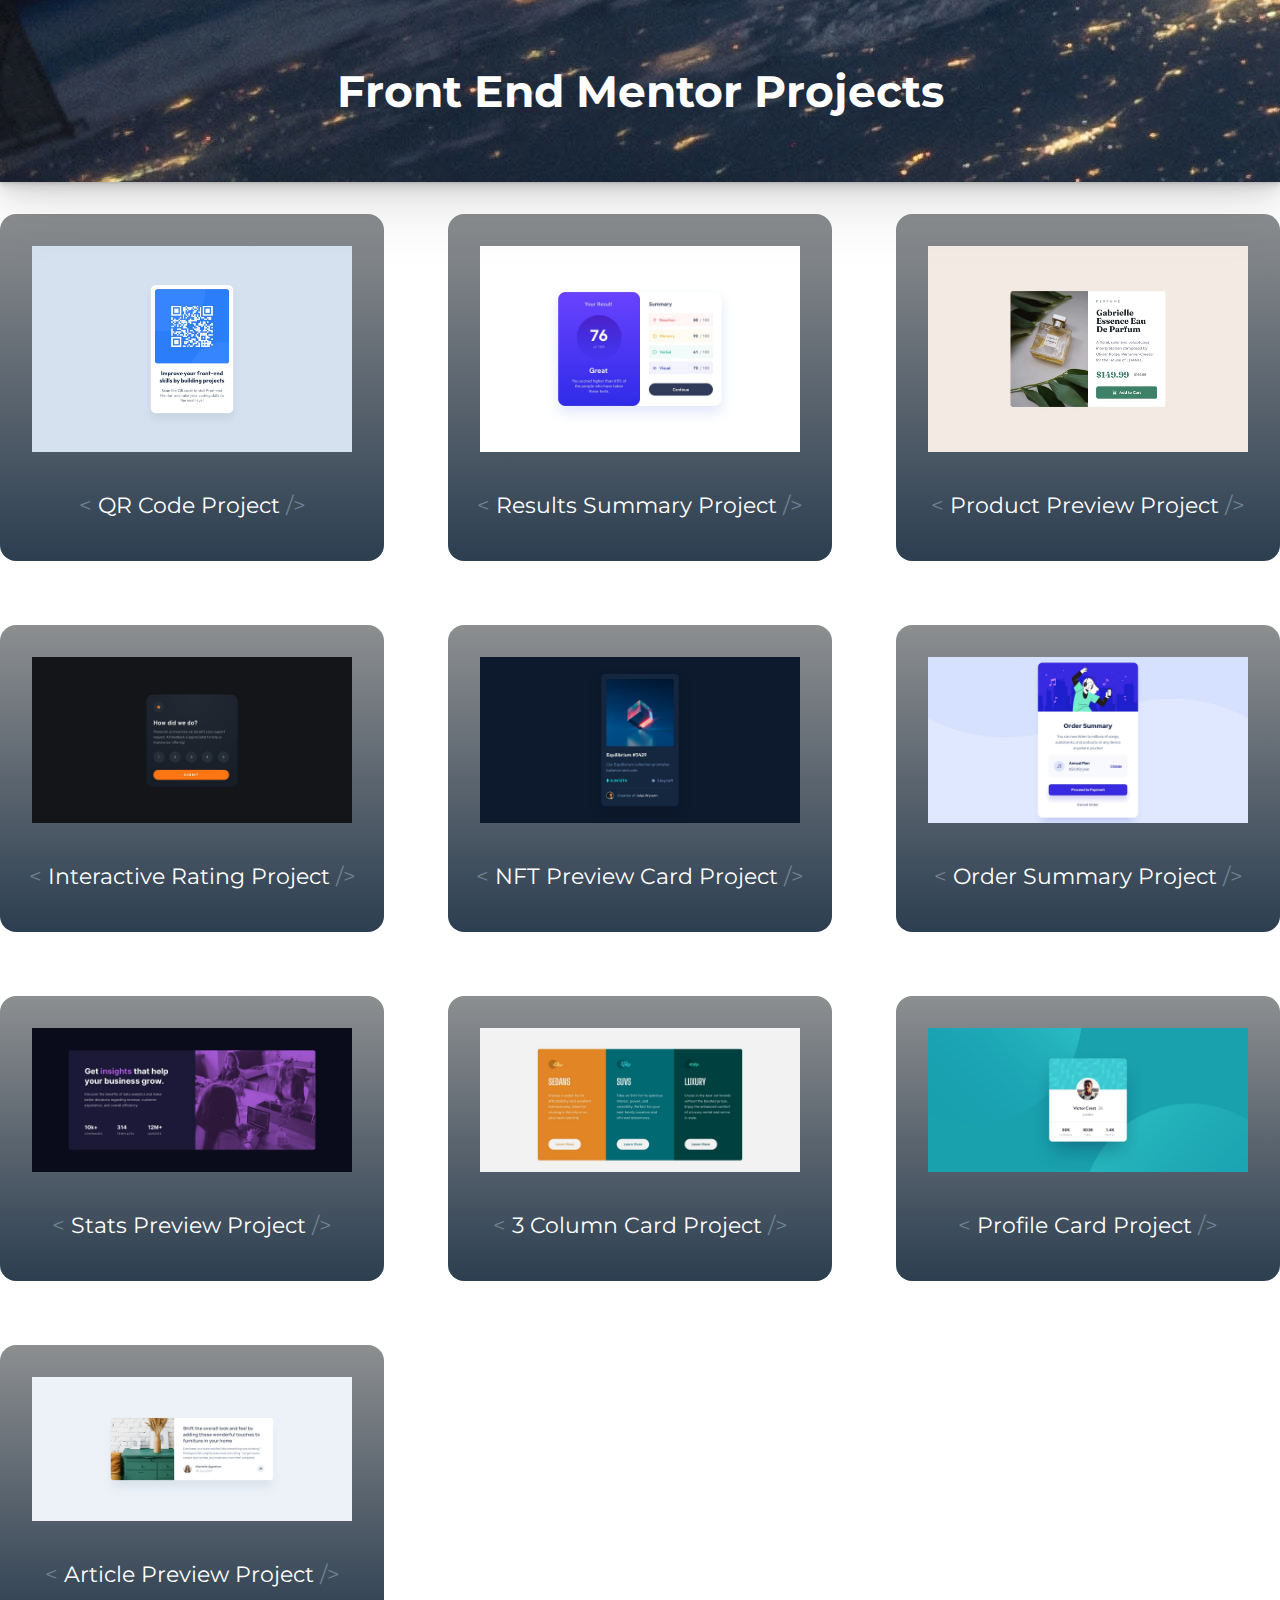
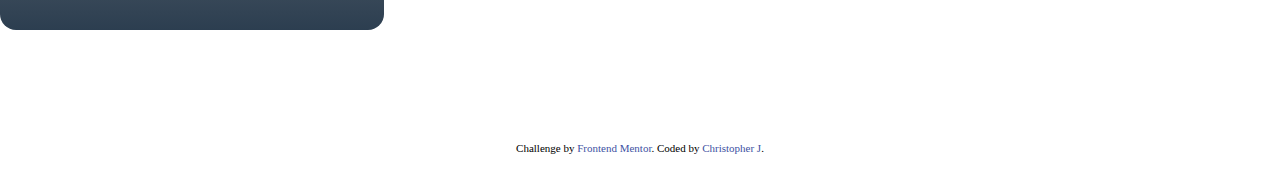
<file: index.html>
<!DOCTYPE html>
<html lang="en">
<head>
    <meta charset="UTF-8">
    <meta name="viewport" content="width=device-width, initial-scale=1.0">
    <link rel="shortcut icon" href="/images/favicon-32x32.png" type="image/x-icon">
    <link rel="stylesheet" href="style.css">
    <title>Front End Mentor Projects</title>
</head>
<body>
    <div class="header">
        <h1 class="projectsHeader">Front End Mentor Projects</h1>
    </div>
    <section class="projects">
        <div class="project">
            <a href="./QR Code Component/">
                <img class="projectImage" src="./QR Code Component/design/desktop-design.jpg" alt="QR Code Image">
                <p class="projectTitle"><span class="code"><</span> QR Code Project <span class="code">/></span></p>
            </a>
        </div>
        <div class="project">
            <a href="./Results Summary Component/">
                <img class="projectImage" src="./Results Summary Component/design/desktop-design.jpg" alt="Results Summary Image">
                <p class="projectTitle"><span class="code"><</span> Results Summary Project <span class="code">/></span></p>
            </a>
        </div>
        <div class="project">
            <a href="./Product Preview Component/">
                <img class="projectImage" src="./Product Preview Component/design/desktop-design.jpg" alt="Product Preview Image">
                <p class="projectTitle"><span class="code"><</span> Product Preview Project <span class="code">/></span></p>
            </a>
        </div>
        <div class="project">
            <a href="./Interactive Rating Component/">
                <img class="projectImage" src="./Interactive Rating Component/design/desktop-design.jpg" alt="Interactive Rating Image">
                <p class="projectTitle"><span class="code"><</span> Interactive Rating Project <span class="code">/></span></p>
            </a>
        </div>
        <div class="project">
            <a href="./NFT Preview Card Component/">
                <img src="./NFT Preview Card Component/design/desktop-design.jpg" alt="NFT Preview Card Image" class="projectImage">
                <p class="projectTitle"><span class="code"><</span> NFT Preview Card Project <span class="code">/></span></p>
            </a>
        </div>
        <div class="project">
            <a href="./Order Summary Component/">
                <img src="./Order Summary Component/design/desktop-design.jpg" alt="Order Summary Image" class="projectImage">
                <p class="projectTitle"><span class="code"><</span> Order Summary Project <span class="code">/></span></p>
            </a>
        </div>
        <div class="project">
            <a href="./Stats Preview Card Component/">
                <img src="./Stats Preview Card Component/design/desktop-design.jpg" alt="Stats Preview Image" class="projectImage">
                <p class="projectTitle"><span class="code"><</span> Stats Preview Project <span class="code">/></span></p>
            </a>
        </div>
        <div class="project">
            <a href="./3 Column Preview Card Component/">
                <img src="./3 Column Preview Card Component/design/desktop-design.jpg" alt="3 Column Preview Card Image" class="projectImage">
                <p class="projectTitle"><span class="code"><</span> 3 Column Card Project <span class="code">/></span></p>
            </a>
        </div>
        <div class="project">
            <a href="./Profile Card Component/">
                <img src="./Profile Card Component/design/desktop-design.jpg" alt="Profile Card Image" class="projectImage">
                <p class="projectTitle"><span class="code"><</span> Profile Card Project <span class="code">/></span></p>
            </a>
        </div>
        <div class="project">
            <a href="./Article Preview Component/">
                <img src="./Article Preview Component/design/desktop-design.jpg" alt="Article Preview Image" class="projectImage">
                <p class="projectTitle"><span class="code"><</span> Article Preview Project <span class="code">/></span></p>
            </a>
        </div>
    </section>
    <div class="attribution">
        Challenge by <a href="https://www.frontendmentor.io?ref=challenge" target="_blank">Frontend Mentor</a>. 
        Coded by <a href="https://clever-sunburst-739be9.netlify.app/#welcome-section">Christopher J</a>.
    </div>
</body>
</html>
</file>
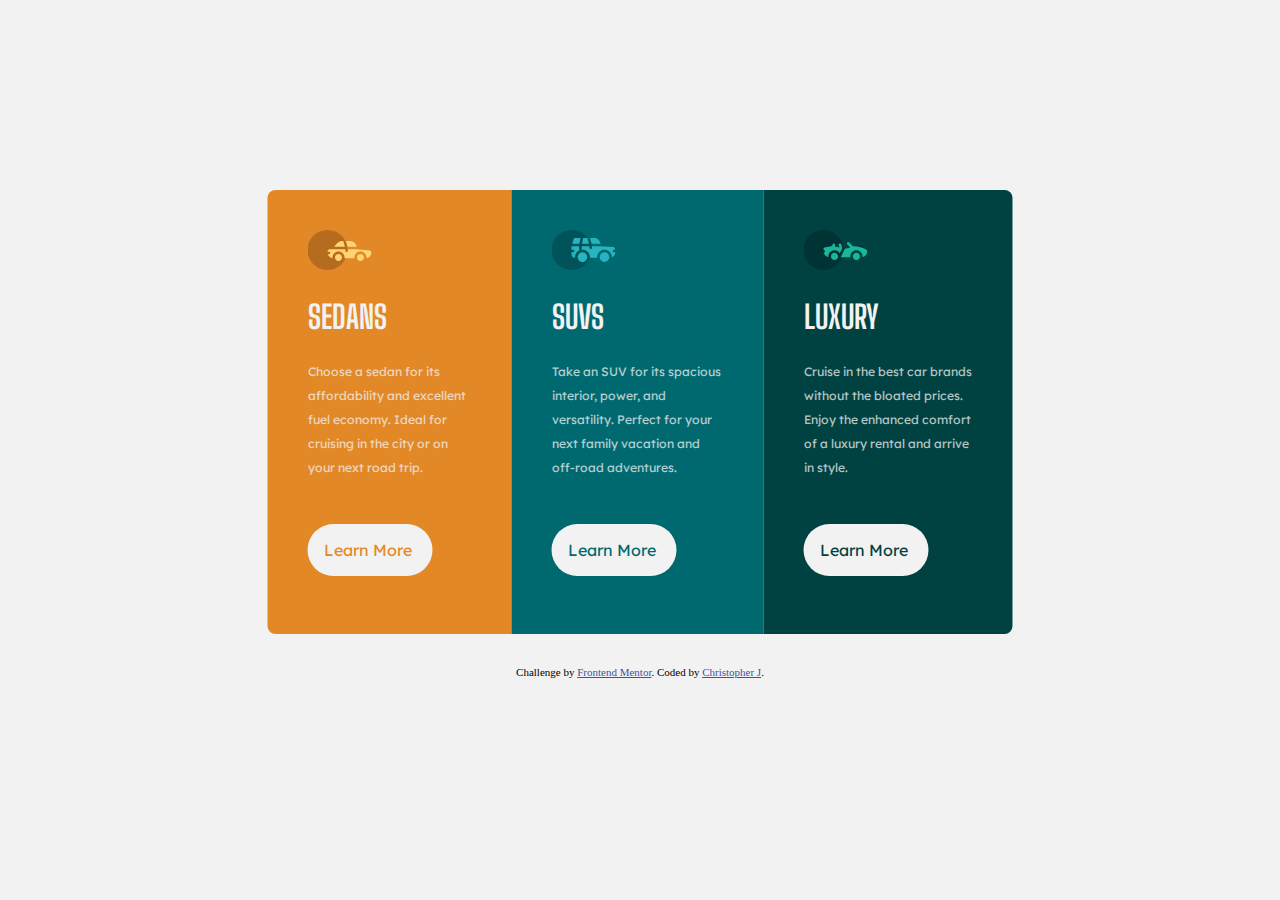
<file: 3 Column Preview Card Component/index.html>
<!DOCTYPE html>
<html lang="en">
<head>
  <meta charset="UTF-8">
  <meta name="viewport" content="width=device-width, initial-scale=1.0">
  <link rel="icon" type="image/png" sizes="32x32" href="./images/favicon-32x32.png">
  <title>Frontend Mentor | 3 Column Preview Card Component</title>
  <link rel="stylesheet" href="style.css">
</head>
<body>
  <div class="wrapper">
    <div class="cardContainer">
      <div class="card">
        <img src="./images/icon-sedans.svg" alt="sedan icon" class="cardImage">
        <h1 class="cardHeader">Sedans</h1>
        <p class="cardDescription">Choose a sedan for its affordability and excellent fuel economy. Ideal for cruising in the city or on your next road trip.</p>
        <a href="" class="cardButton" id="sedanButton">Learn More</a>
      </div>
      <div class="card">
        <img src="./images/icon-suvs.svg" alt="suv icon" class="cardImage">
        <h1 class="cardHeader">SUVs</h1>
        <p class="cardDescription">Take an SUV for its spacious interior, power, and versatility. Perfect for your next family vacation and off-road adventures.</p>
        <a href="" class="cardButton" id="suvButton">Learn More</a>
      </div>
      <div class="card">
        <img src="./images/icon-luxury.svg" alt="luxury icon" class="cardImage">
        <h1 class="cardHeader">Luxury</h1>
        <p class="cardDescription">Cruise in the best car brands without the bloated prices. Enjoy the enhanced comfort of a luxury rental and arrive in style.</p>
        <a href="" class="cardButton" id="luxuryButton">Learn More</a>
      </div>
    </div>
    <div class="attribution">
      Challenge by <a href="https://www.frontendmentor.io?ref=challenge" target="_blank">Frontend Mentor</a>. 
      Coded by <a href="https://clever-sunburst-739be9.netlify.app/">Christopher J</a>.
    </div>
  </div>
</body>
</html>
</file>
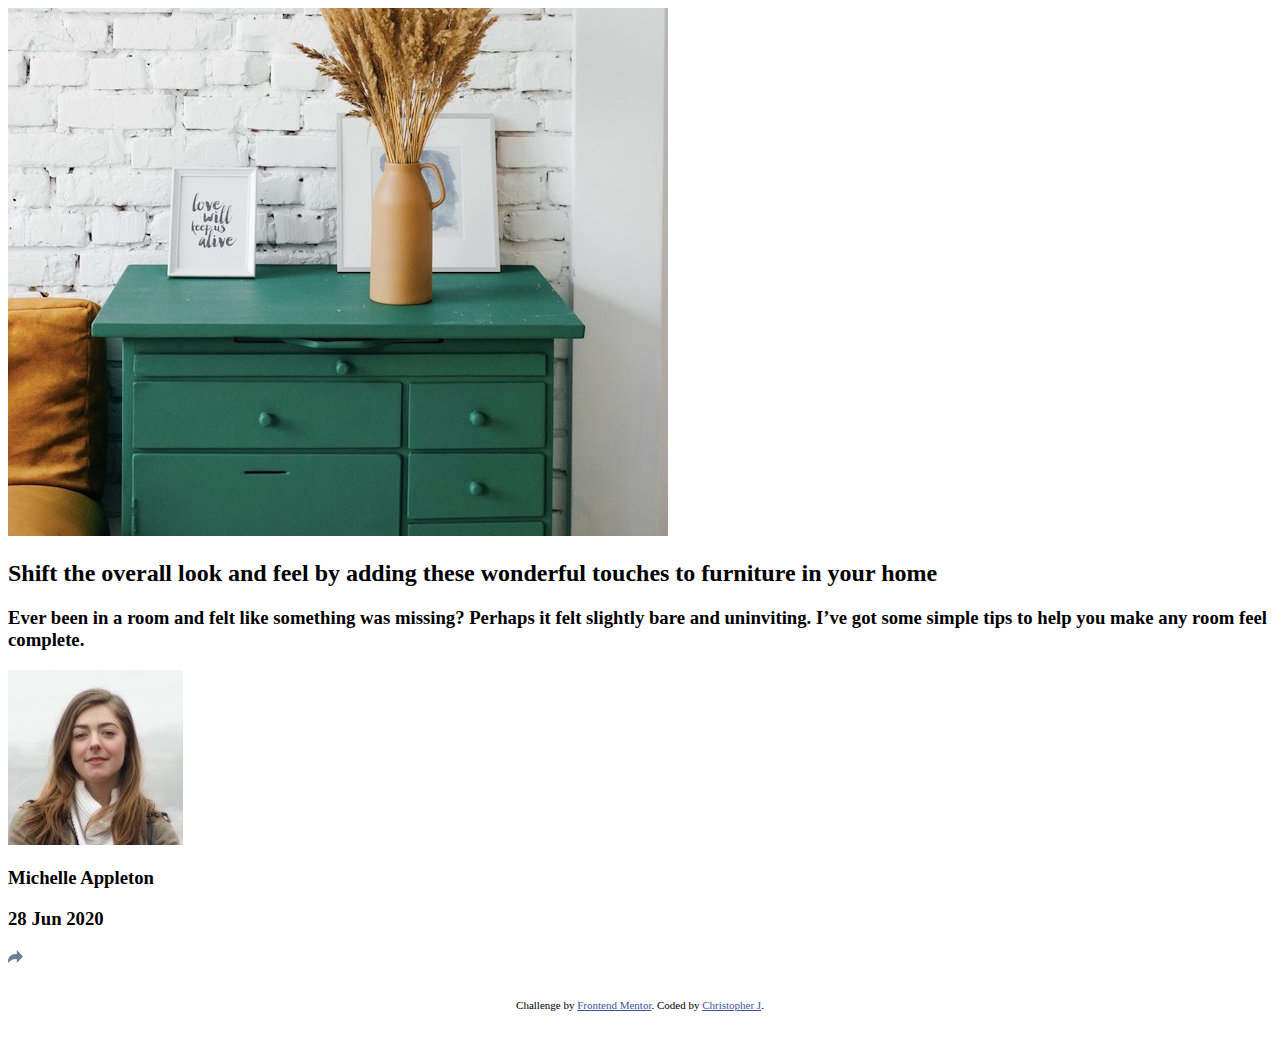
<file: Article Preview Component/index.html>
<!DOCTYPE html>
<html lang="en">
<head>
  <meta charset="UTF-8">
  <meta name="viewport" content="width=device-width, initial-scale=1.0">
  <link rel="icon" type="image/png" sizes="32x32" href="./images/favicon-32x32.png">
  <title>Frontend Mentor | Article Preview Component</title>
  <link rel="stylesheet" href="style.css">
</head>
<body>
  <div class="wrapper">
    <div class="article">
      <img src="./images/drawers.jpg" alt="drawer image" class="articleImage">
      <div class="articleInfo">
        <h2 class="articleHeader">
          Shift the overall look and feel by adding these wonderful touches to furniture in your home
        </h2>
        <h3 class="articleDescription">          
          Ever been in a room and felt like something was missing? Perhaps it felt slightly bare and uninviting. I’ve got some simple tips to help you make any room feel complete.
        </h3>
        <div class="authorDateShare">
          <div class="authorImageNameDate">
            <img src="./images/avatar-michelle.jpg" alt="author image" class="authorImage">
            <div class="authorDate">
              <h3 class="author">Michelle Appleton</h3>
              <h3 class="date">28 Jun 2020</h3>
            </div>
          </div>
          <img src="./images/icon-share.svg" alt="share image" class="shareImage">
        </div>
      </div>
    </div>
    <div class="attribution">
      Challenge by <a href="https://www.frontendmentor.io?ref=challenge" target="_blank">Frontend Mentor</a>. 
      Coded by <a href="https://clever-sunburst-739be9.netlify.app/">Christopher J</a>.
    </div>
  </div>
</body>
</html>
</file>
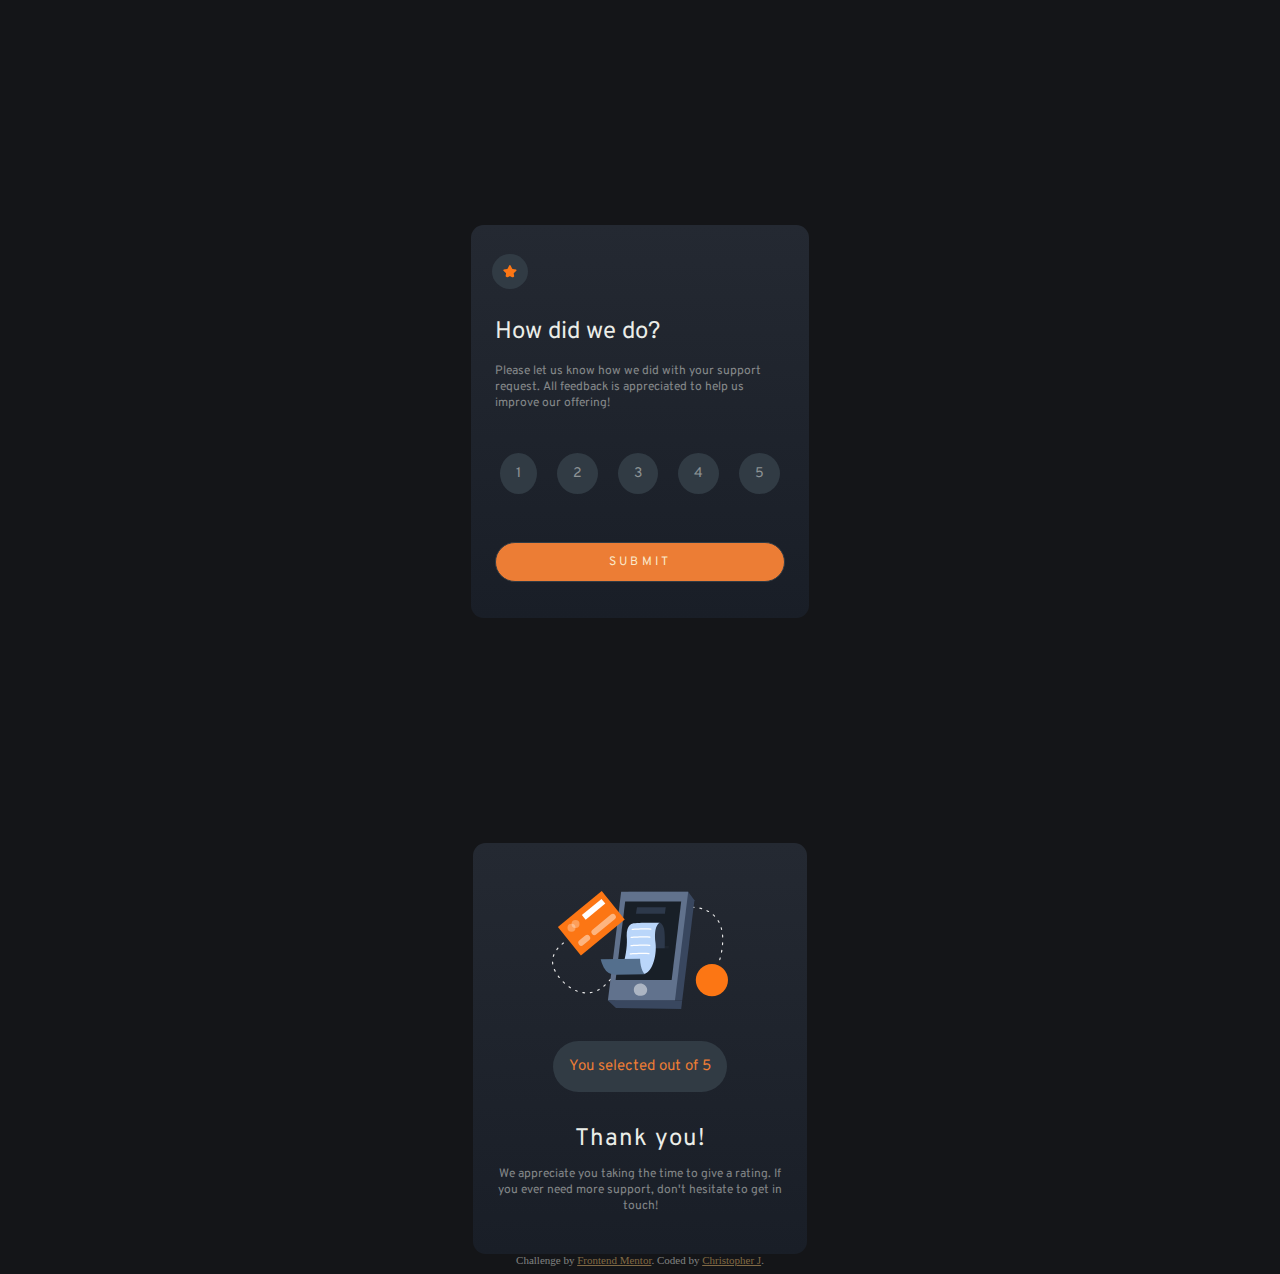
<file: Interactive Rating Component Main/index.html>
<!DOCTYPE html>
<html lang="en">
<head>
  <meta charset="UTF-8">
  <meta name="viewport" content="width=device-width, initial-scale=1.0">
  <link rel="icon" type="image/png" sizes="32x32" href="./images/favicon-32x32.png">
  <title>Frontend Mentor | Interactive Rating Component</title>
  <link rel="stylesheet" href="style.css">
</head>
<body>
  <!-- Rating state start -->
  <div class="cardHolder">
    <div class="ratingCard">
      <img src="/Interactive Rating Component Main/images/icon-star.svg" alt="star">
      <h2 class="ratingCardHeader">How did we do?</h2>
      <p class="ratingCardDescription">Please let us know how we did with your support request. All feedback is appreciated to help us improve our offering!</p>
      <form action="post">
        <div class="ratingScale">
          <input type="radio" name="rating" id="1" value="1">
          <label for="1">1</label>
          <input type="radio" name="rating" id="2" value="2">
          <label for="2">2</label>
          <input type="radio" name="rating" id="3" value="3">
          <label for="3">3</label>
          <input type="radio" name="rating" id="4" value="4">
          <label for="4">4</label>
          <input type="radio" name="rating" id="5" value="5">
          <label for="5">5</label>
        </div>
        <button id="ratingButton" type="submit">Submit</button>
      </form>
    </div>
  </div>
  <!-- Rating state end -->
  <!-- Thank you state start -->
  <div class="cardHolder">
    <div class="thankYouCard">
      <img src="/Interactive Rating Component Main/images/illustration-thank-you.svg" alt="thank you image">
      <p class="ratingSelection">You selected <!-- Add rating here --> out of 5</p>
      <h2 class="thankYouHeader">Thank you!</h2>
      <p class="thankYouDescription">We appreciate you taking the time to give a rating. If you ever need more support, don't hesitate to get in touch!</p>
    </div>
  </div>
  <!-- Thank you state end -->
  <div class="attribution">
    Challenge by <a href="https://www.frontendmentor.io?ref=challenge" target="_blank">Frontend Mentor</a>. 
    Coded by <a href="https://clever-sunburst-739be9.netlify.app/#welcome-section">Christopher J</a>.
  </div>
  <script src="script.js"></script>
</body>
</html>
</file>
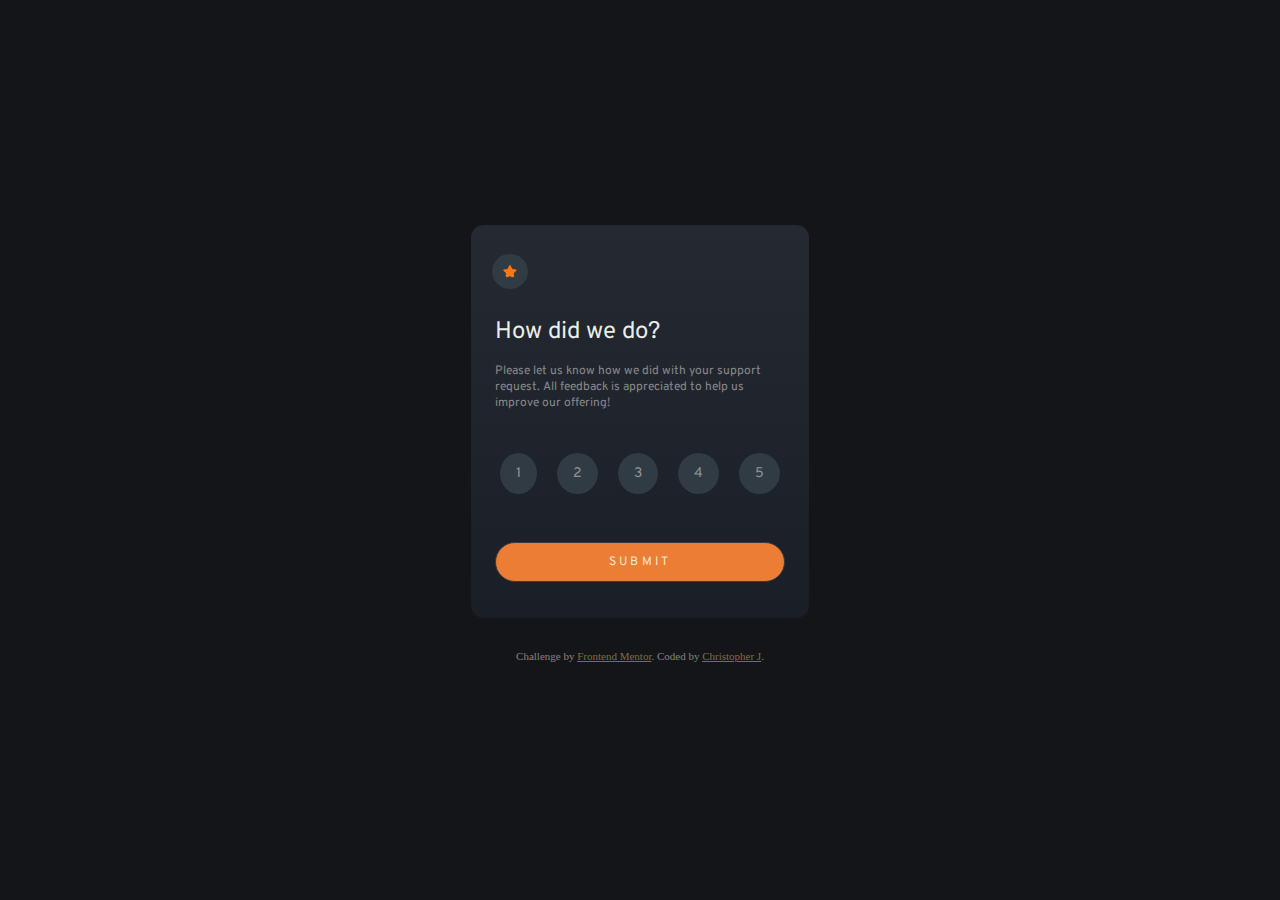
<file: Interactive Rating Component/index.html>
<!DOCTYPE html>
<html lang="en">
<head>
  <meta charset="UTF-8">
  <meta name="viewport" content="width=device-width, initial-scale=1.0">
  <link rel="icon" type="image/png" sizes="32x32" href="./images/favicon-32x32.png">
  <title>Frontend Mentor | Interactive Rating Component</title>
  <link rel="stylesheet" href="style.css">
</head>
<body>
  <!-- Rating state start -->
  <div class="ratingCardHolder">
    <div class="ratingCard">
      <img src="./images/icon-star.svg" alt="star">
      <h2 class="ratingCardHeader">How did we do?</h2>
      <p class="ratingCardDescription">Please let us know how we did with your support request. All feedback is appreciated to help us improve our offering!</p>
      <form action="post" class="form">
        <div class="ratingScale">
          <input type="radio" name="rating" id="1" value="1">
          <label class="control" for="1">1</label>
          <input type="radio" name="rating" id="2" value="2">
          <label class="control" for="2">2</label>
          <input type="radio" name="rating" id="3" value="3">
          <label class="control" for="3">3</label>
          <input type="radio" name="rating" id="4" value="4">
          <label class="control" for="4">4</label>
          <input type="radio" name="rating" id="5" value="5">
          <label class="control" for="5">5</label>
        </div>
        <button id="ratingButton" type="submit">Submit</button>
      </form>
    </div>
  </div>
  <!-- Rating state end -->
  <!-- Thank you state start -->
  <template class="thankYouCardHolder">
    <div class="thankYouCard">
      <img src="./images/illustration-thank-you.svg" alt="thank you image">
      <p class="ratingSelection">You selected {{ rating }} out of 5</p>
      <h2 class="thankYouHeader">Thank you!</h2>
      <p class="thankYouDescription">We appreciate you taking the time to give a rating. If you ever need more support, don't hesitate to get in touch!</p>
    </div>
  </template>
  <!-- Thank you state end -->
  <div class="attribution">
    Challenge by <a href="https://www.frontendmentor.io?ref=challenge" target="_blank">Frontend Mentor</a>. 
    Coded by <a href="https://clever-sunburst-739be9.netlify.app/#welcome-section">Christopher J</a>.
  </div>
  <script src="script.js"></script>
</body>
</html>
</file>
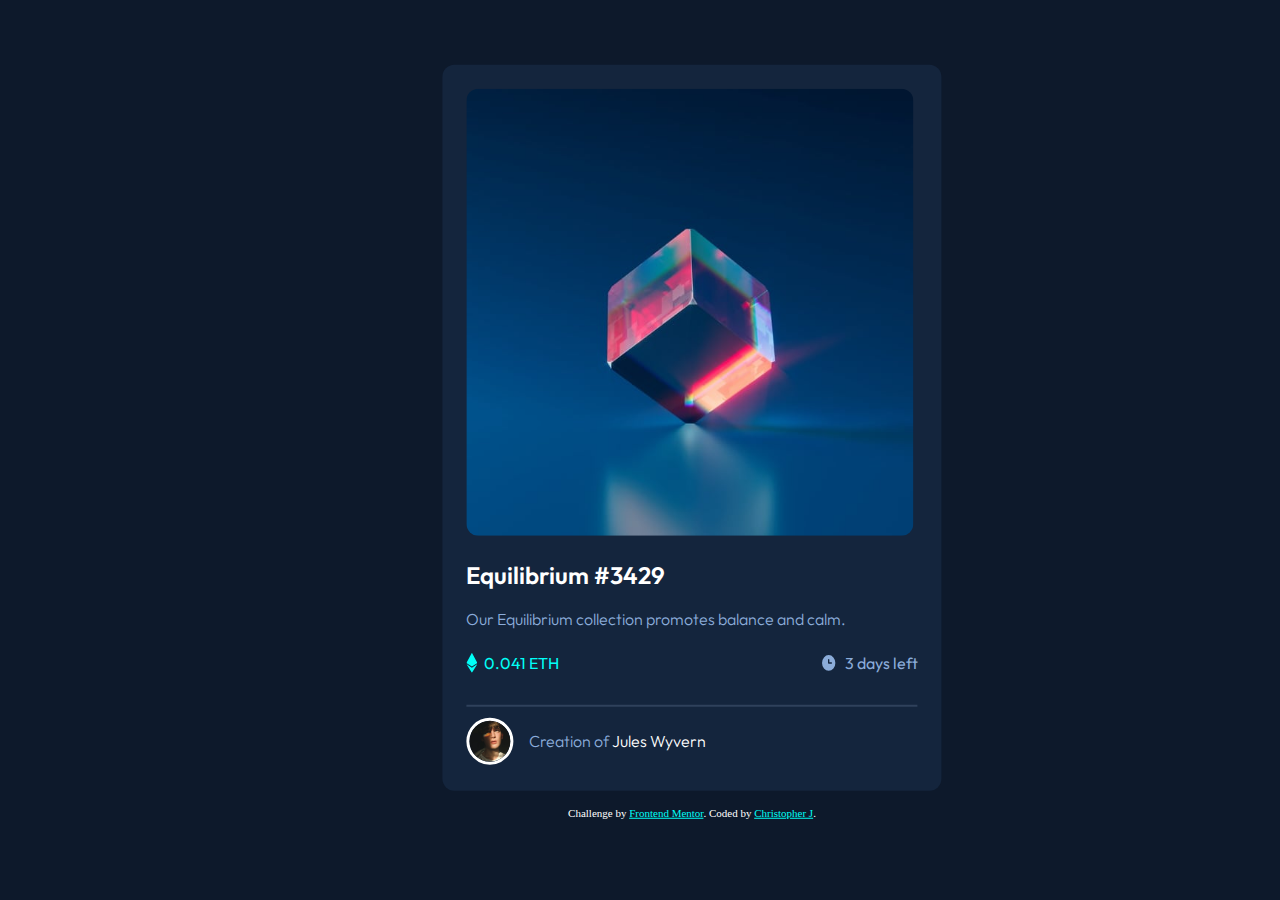
<file: NFT Preview Card Component/index.html>
<!DOCTYPE html>
<html lang="en">
<head>
  <meta charset="UTF-8">
  <meta name="viewport" content="width=device-width, initial-scale=1.0">
  <link rel="icon" type="image/png" sizes="32x32" href="./images/favicon-32x32.png">
  <title>Frontend Mentor | NFT Preview Card Component</title>
  <link rel="stylesheet" href="style.css">
</head>
<body>
  <div class="component">
    <div class="card">
      <div class="image">
        <img id="equilibriumImage" src="./images/image-equilibrium.jpg" alt="equilibrium image">
        <div class="overlay fadeEffect">
          <img id="viewImage" src="./images/icon-view.svg" alt="view image">
        </div>
      </div>
      <h2>Equilibrium #3429</h2>
      <p id="cardInfo">Our Equilibrium collection promotes balance and calm.</p>
      <div class="priceAndTime">
        <div class="price"><img id="ethereumImage" src="./images/icon-ethereum.svg" alt="ethereum image">0.041 ETH</div>
        <div class="time"><img id="clockImage" src="./images/icon-clock.svg" alt="clock image">3 days left</div>
      </div>
      <hr>
      <div class="creator">
        <img id="creatorImage" src="./images/image-avatar.png" alt="creator image">
        <p class="creatorInfo">Creation of <span class="creatorName">Jules Wyvern</span></p>
      </div>
    </div>
    <div class="attribution">
      Challenge by <a href="https://www.frontendmentor.io?ref=challenge" target="_blank">Frontend Mentor</a>. 
      Coded by <a href="https://clever-sunburst-739be9.netlify.app/">Christopher J</a>.
    </div>
  </div>
</body>
</html>
</file>
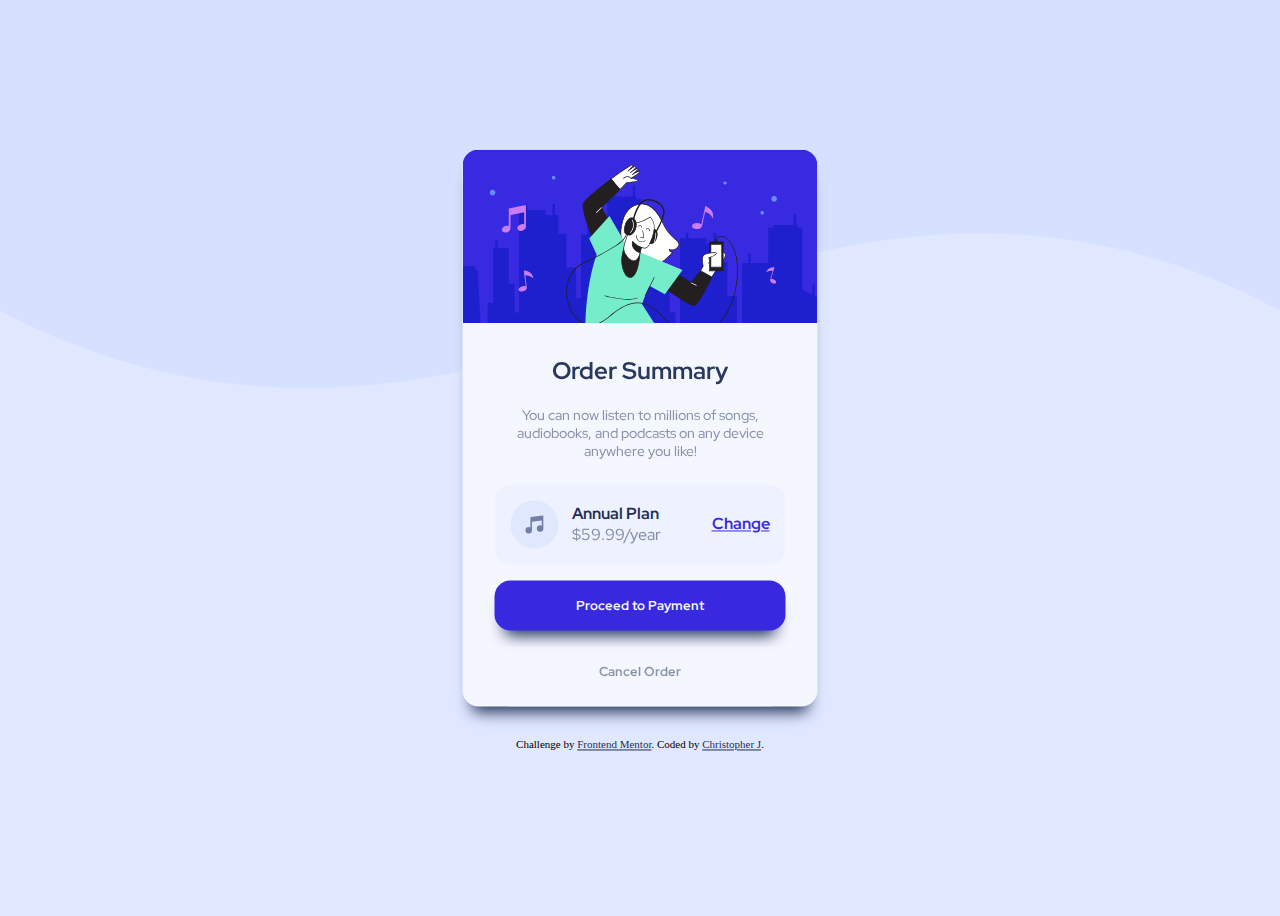
<file: Order Summary Component/index.html>
<!DOCTYPE html>
<html lang="en">
<head>
  <meta charset="UTF-8">
  <meta name="viewport" content="width=device-width, initial-scale=1.0">
  <link rel="icon" type="image/png" sizes="32x32" href="./images/favicon-32x32.png">
  <title>Frontend Mentor | Order Summary Card</title>
  <link rel="stylesheet" href="style.css">
</head>
<body>
  <div class="wrapper">
    <div class="orderCard">
      <img src="./images/illustration-hero.svg" alt="hero image" class="heroImage">
      <div class="cardDescription">
        <h2 class="title">Order Summary</h2>
        <p class="description">You can now listen to millions of songs, audiobooks, and podcasts on any device anywhere you like!</p>
        <div class="orderPlan">
          <div class="orderPlanLeft">
            <img src="./images/icon-music.svg" alt="music icon" class="musicIcon">
            <div class="pricePlan">
              <p class="typeOfPlan">Annual Plan</p>
              <p class="costOfPlan">$59.99/year</p>
            </div>
          </div>
          <p class="changePlan">Change</p>
        </div>
        <div class="buttons">
          <button class="submit" type="submit">Proceed to Payment</button>
          <button class="cancel" type="reset">Cancel Order</button>
        </div>
      </div>
    </div>
    <div class="attribution">
      Challenge by <a href="https://www.frontendmentor.io?ref=challenge" target="_blank">Frontend Mentor</a>. 
      Coded by <a href="https://clever-sunburst-739be9.netlify.app/">Christopher J</a>.
    </div>
  </div>
</body>
</html>
</file>
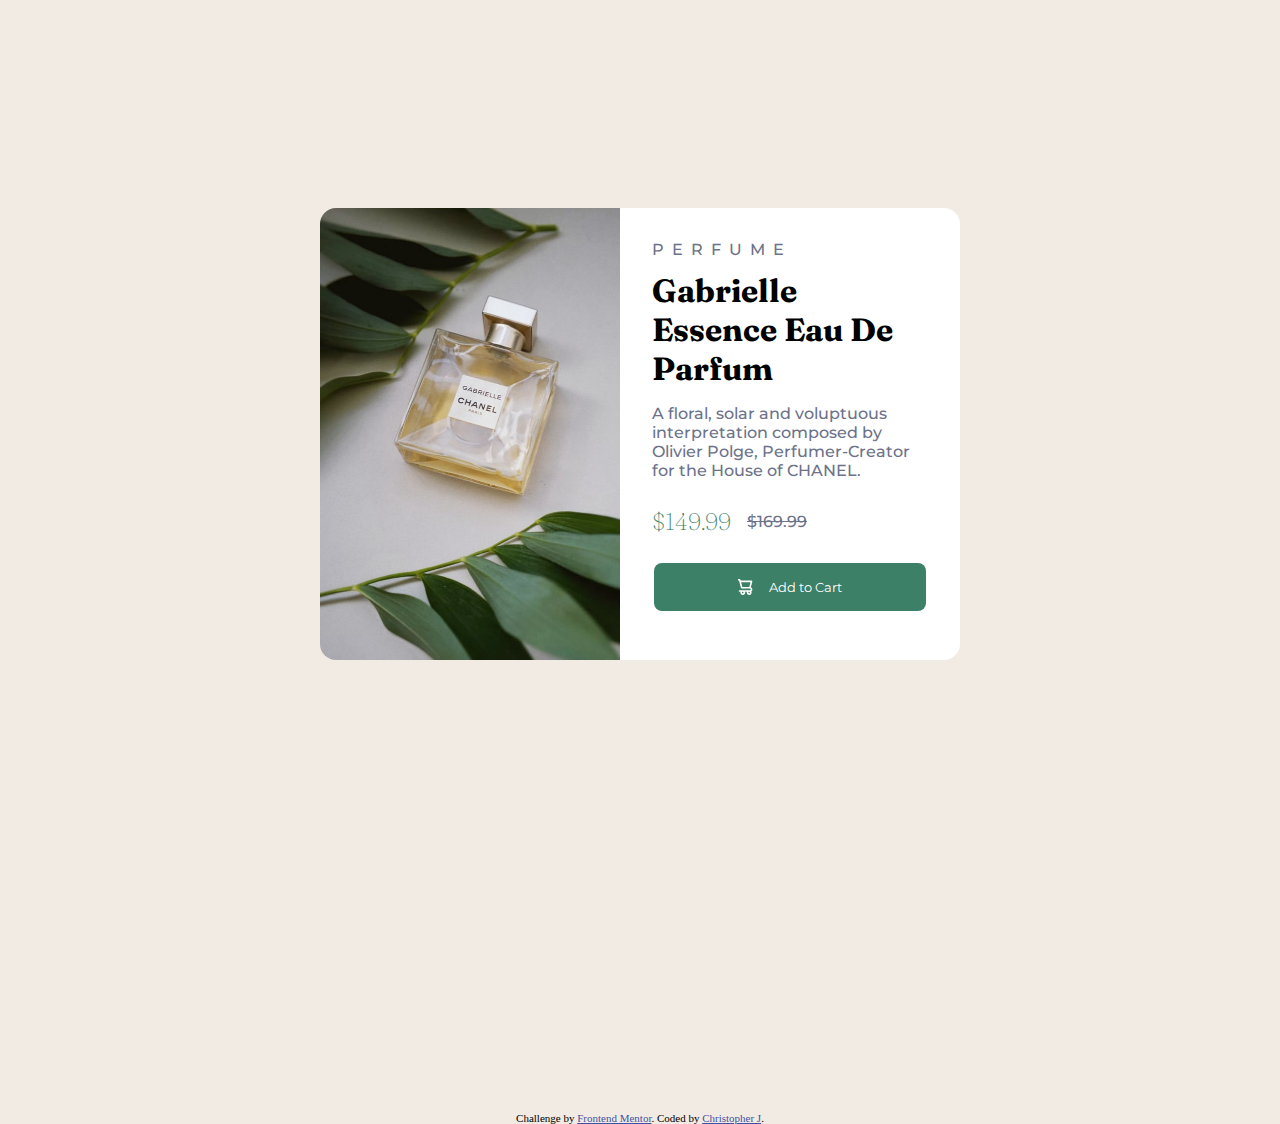
<file: Product Preview Component Main/index.html>
<!DOCTYPE html>
<html lang="en">
<head>
  <meta charset="UTF-8">
  <meta name="viewport" content="width=device-width, initial-scale=1.0">
  <link rel="icon" type="image/png" sizes="32x32" href="./images/favicon-32x32.png">
  <link rel="stylesheet" href="style.css">
  <title>Frontend Mentor | Product Preview Card Component</title>
</head>
<body>
  <div class="productCard">
    <div class="cardImage">
      <picture>
        <source srcset="./images/image-product-mobile.jpg" media="(max-width: 600px)">
        <source srcset="./images/image-product-desktop.jpg" media="(max-width: 2000px)">
        <img src="images/image-product-mobile.jpg" alt="product image">
      </picture>
    </div>
    <div class="cardInfo">
      <h4 id="product">PERFUME</h4>
      <h1 id="productTitle">Gabrielle Essence Eau De Parfum</h1>
      <h4 id="productInfo">A floral, solar and voluptuous interpretation composed by Olivier Polge, 
        Perfumer-Creator for the House of CHANEL.</h4>
      <div class="price">
        <h2 id="salePrice">$149.99</h2>
        <h4 id="price">$169.99</h4>
      </div>
      <div class="cartButton">
        <button><svg width="15" height="16" xmlns="http://www.w3.org/2000/svg"><path d="M14.383 10.388a2.397 2.397 0 0 0-1.518-2.222l1.494-5.593a.8.8 0 0 0-.144-.695.8.8 0 0 0-.631-.28H2.637L2.373.591A.8.8 0 0 0 1.598 0H0v1.598h.983l1.982 7.4a.8.8 0 0 0 .799.59h8.222a.8.8 0 0 1 0 1.599H1.598a.8.8 0 1 0 0 1.598h.943a2.397 2.397 0 1 0 4.507 0h1.885a2.397 2.397 0 1 0 4.331-.376 2.397 2.397 0 0 0 1.12-2.021ZM11.26 7.99H4.395L3.068 3.196h9.477L11.26 7.991Zm-6.465 6.392a.8.8 0 1 1 0-1.598.8.8 0 0 1 0 1.598Zm6.393 0a.8.8 0 1 1 0-1.598.8.8 0 0 1 0 1.598Z" fill="#FFF"/></svg>Add to Cart</button>
      </div>
    </div>
  </div>
  <div class="attribution">
    Challenge by <a href="https://www.frontendmentor.io?ref=challenge" target="_blank">Frontend Mentor</a>. 
    Coded by <a href="https://clever-sunburst-739be9.netlify.app/#welcome-section">Christopher J</a>.
  </div>
</body>
</html>
</file>
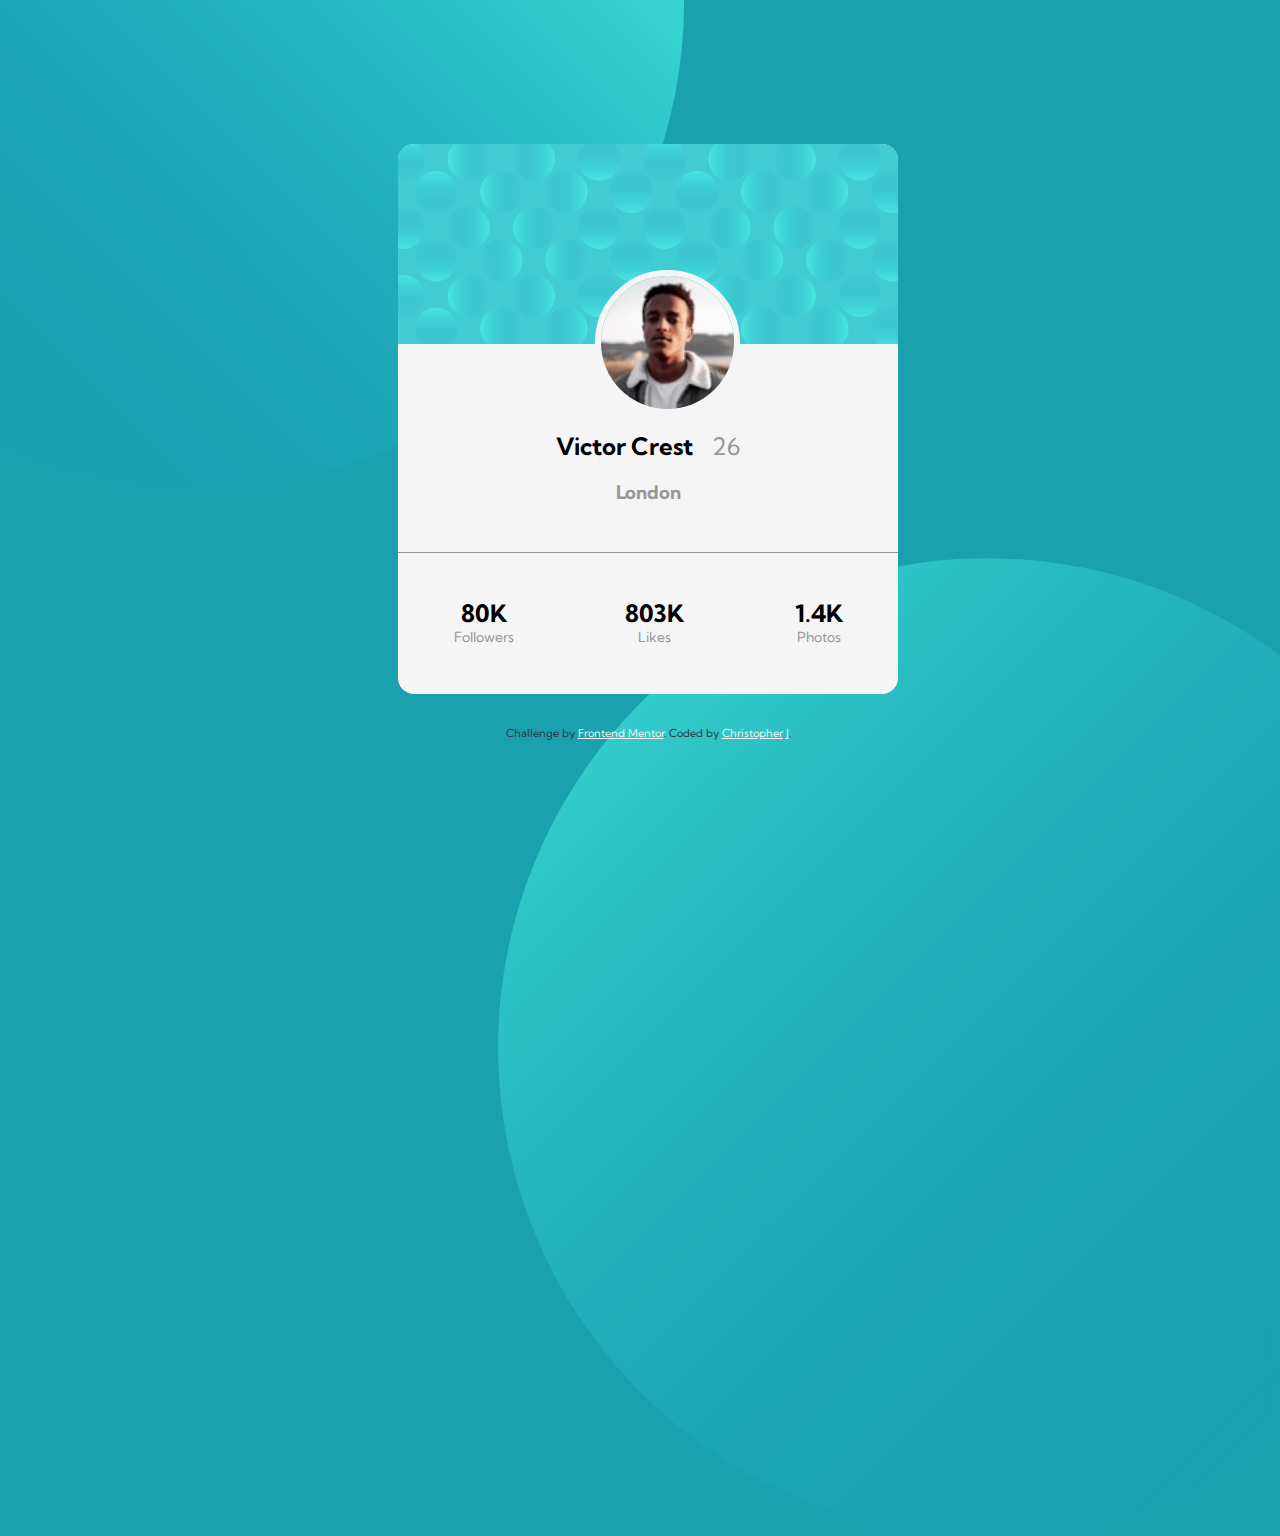
<file: Profile Card Component/index.html>
<!DOCTYPE html>
<html lang="en">
<head>
  <meta charset="UTF-8">
  <meta name="viewport" content="width=device-width, initial-scale=1.0">
  <link rel="icon" type="image/png" sizes="32x32" href="./images/favicon-32x32.png">
  <title>Frontend Mentor | Profile Card Component</title>
  <link rel="stylesheet" href="style.css">
</head>
<body>
  <div>
    <img src="./images/bg-pattern-top.svg" alt="circle" class="backgroundTopImage">
  </div>
  <div>
    <img src="./images/bg-pattern-bottom.svg" alt="circle" class="backgroundBottomImage">
  </div>
  <div class="profileCardWrapper">
    <div class="profileCard">
      <div>
        <img src="./images/bg-pattern-card.svg" alt="profile banner" class="profileBanner">
      </div>
      <div class="profileImage">
        <img src="./images/image-victor.jpg" alt="profile picture" class="profilePicture">
      </div>
      <div class="profileInfo">
        <div class="nameAgeLocation">
          <div class="profileNameAge">
            <h2 class="name">Victor Crest</h2>
            <h2 class="age">26</h2>
          </div>
          <div class="profileLocation">
            <h3 class="location">London</h3>
          </div>
        </div>
        <hr>
        <div class="profileStats">
          <div class="followers">
            <div class="stat">80K</div>
            <div class="statDescription">Followers</div>
          </div>
          <div class="likes">
            <div class="stat">803K</div>
            <div class="statDescription">Likes</div>
          </div>
          <div class="photos">
            <div class="stat">1.4K</div>
            <div class="statDescription">Photos</div>
          </div>
        </div>
      </div>
    </div>
    <div class="attribution">
      Challenge by <a href="https://www.frontendmentor.io?ref=challenge" target="_blank">Frontend Mentor</a>. 
      Coded by <a href="https://clever-sunburst-739be9.netlify.app/">Christopher J</a>.
    </div>
  </div>
</body>
</html>
</file>
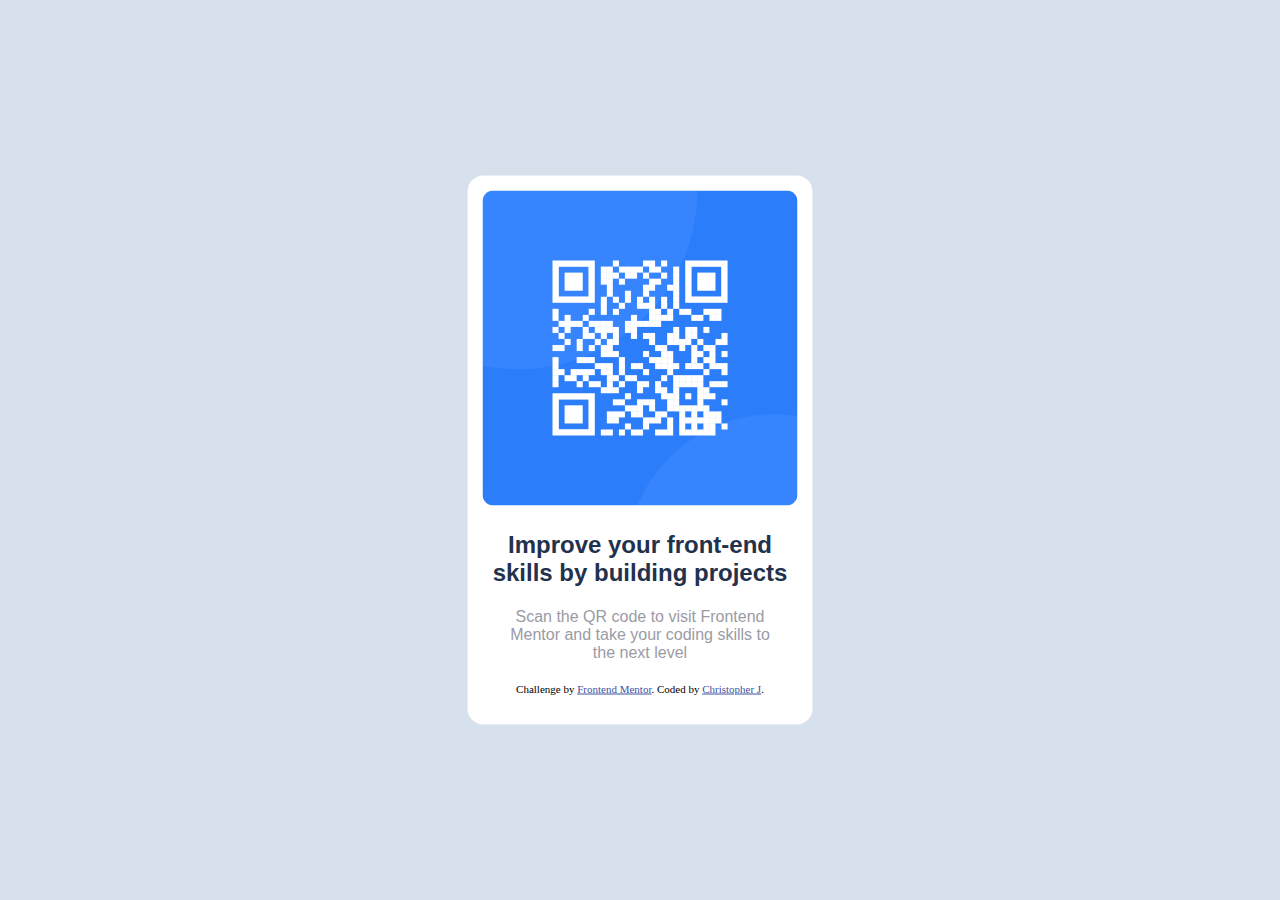
<file: QR Code Component Main/index.html>
<!DOCTYPE html>
<html lang="en">
<head>
  <meta charset="UTF-8">
  <meta name="viewport" content="width=device-width, initial-scale=1.0">
  <link rel="icon" type="image/png" sizes="32x32" href="./images/favicon-32x32.png">
  <title>Frontend Mentor | QR Code Component</title>
  <link rel="stylesheet" href="style.css">
</head>
<body>
  <div class="qrCard">
    <img src="./images/image-qr-code.png" alt="qr code" class="qrCodeIMG">
    <h2>Improve your front-end skills by building projects</h2>
    <p>Scan the QR code to visit Frontend Mentor and take your coding skills to the next level</p>
    <div class="attribution">
      Challenge by <a href="https://www.frontendmentor.io?ref=challenge" target="_blank">Frontend Mentor</a>. 
      Coded by <a href="https://clever-sunburst-739be9.netlify.app/#welcome-section">Christopher J</a>.
    </div>
  </div>
</body>
</html>
</file>
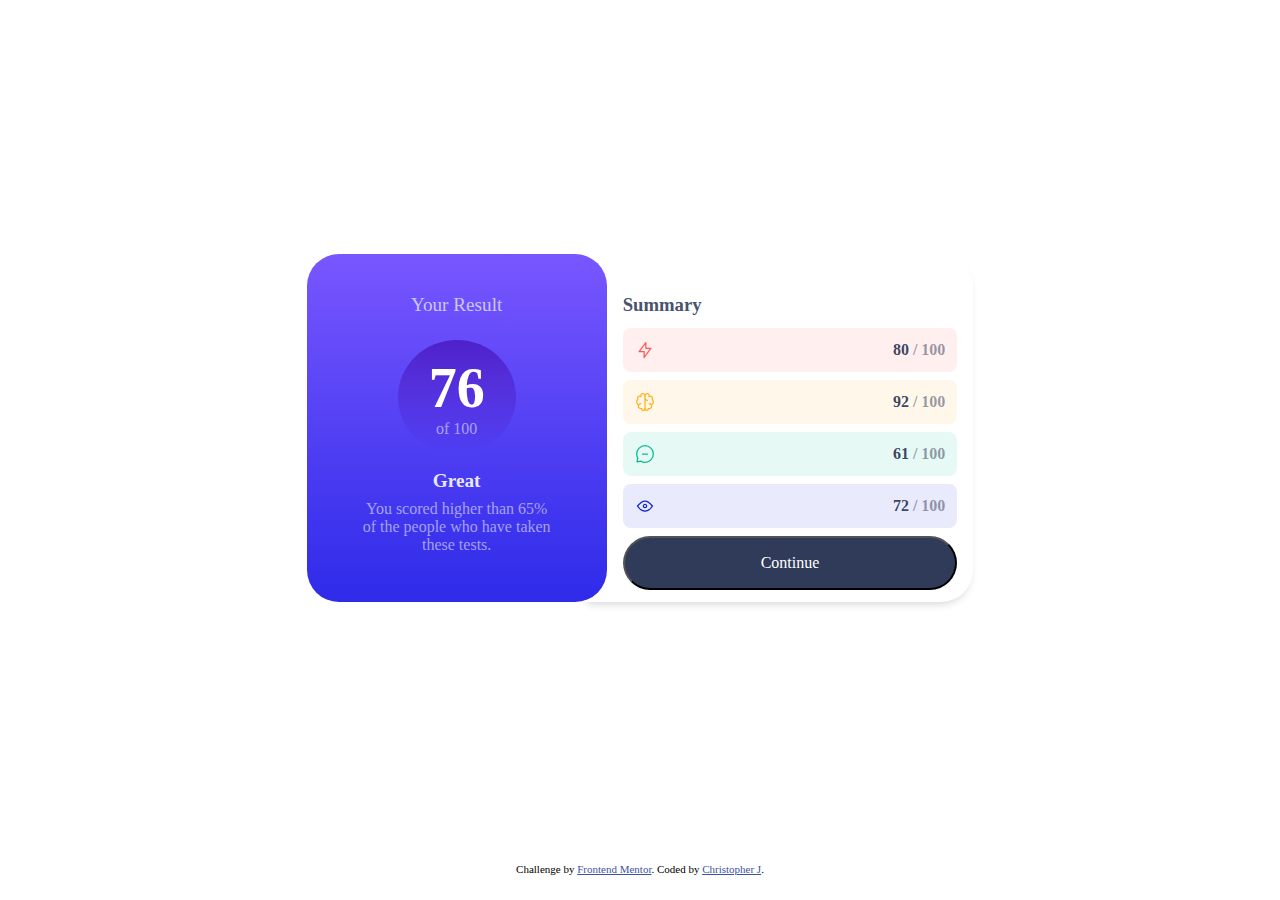
<file: Results Summary Component Main/index.html>
<!DOCTYPE html>
<html lang="en">
<head>
  <meta charset="UTF-8">
  <meta name="viewport" content="width=device-width, initial-scale=1.0">
  <link rel="icon" type="image/png" sizes="32x32" href="./assets/images/favicon-32x32.png">
  <link rel="stylesheet" href="https://fonts.google.com/specimen/Hanken+Grotesk">
  <title>Frontend Mentor | Results Summary Component</title>
  <link rel="stylesheet" href="style.css">
</head>
<body>
  <div class="card">
    <div class="result">
      <h3 id="resultHeader">Your Result</h3>
      <div class="score">
        <h1>76</h1>
        <p>of 100</p>
      </div>
      <h3>Great</h3>
      <p id="resultP">You scored higher than 65% of the people who have taken these tests.</p>
    </div>
    <div class="summary">
      <h3 class="summaryHeader">Summary</h3>
      <div class="reaction sum">
        <div class="taskSummary">
          <img src="assets/images/icon-reaction.svg" alt="reaction svg">
          <p id="reaction"></p>
        </div>
        <p id="sumResult">80 <span id="spanResult">/ 100</span></p>
      </div>
      <div class="memory sum">
        <div class="taskSummary">
          <img src="assets/images/icon-memory.svg" alt="memory svg">
          <p id="memory"></p>
        </div>
        <p id="sumResult">92 <span id="spanResult">/ 100</span></p>
      </div>
      <div class="verbal sum">
        <div class="taskSummary">
          <img src="assets/images/icon-verbal.svg" alt="verbal svg">
          <p id="verbal"></p>
        </div>
        <p id="sumResult">61 <span id="spanResult">/ 100</span></p>
      </div>
      <div class="visual sum">
        <div class="taskSummary">
          <img src="assets/images/icon-visual.svg" alt="visual svg">
          <p id="visual"></p>
        </div>
        <p id="sumResult">72 <span id="spanResult">/ 100</span></p>
      </div>
      <button class="continue">Continue</button>
    </div>
  </div>
  <div class="attribution">
    Challenge by <a href="https://www.frontendmentor.io?ref=challenge" target="_blank">Frontend Mentor</a>. 
    Coded by <a href="https://clever-sunburst-739be9.netlify.app/#welcome-section">Christopher J</a>.
  </div>
  <script type="module" src="script.js"></script>
</body>
</html>
</file>
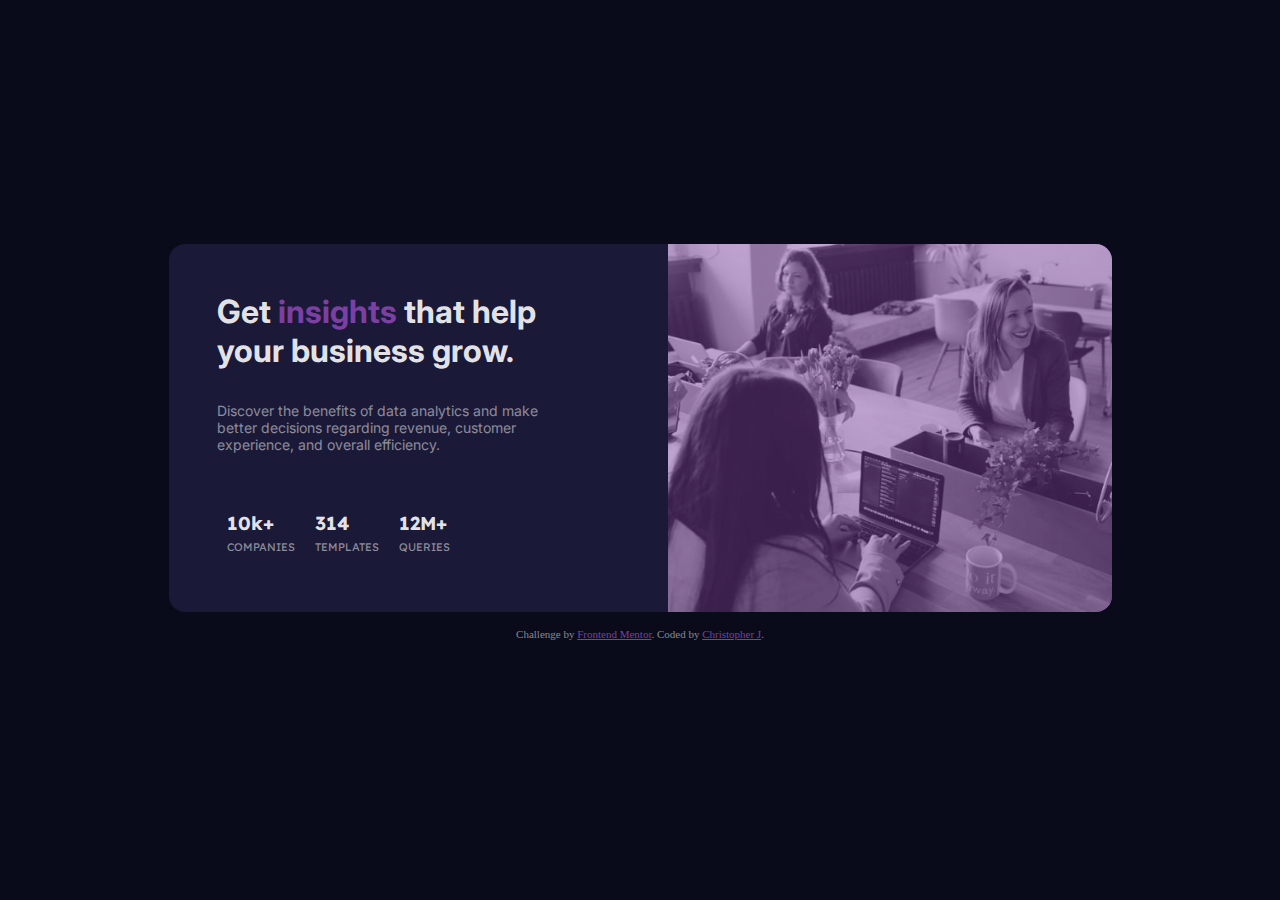
<file: Stats Preview Card Component/index.html>
<!DOCTYPE html>
<html lang="en">
<head>
  <meta charset="UTF-8">
  <meta name="viewport" content="width=device-width, initial-scale=1.0">
  <link rel="icon" type="image/png" sizes="32x32" href="./images/favicon-32x32.png">
  <title>Frontend Mentor | Stats Preview Card Component</title>
  <link rel="stylesheet" href="style.css">
</head>
<body>
  <div class="wrapper">
    <div class="card">
      <div class="cardImage">
        <picture>
          <source media="(max-width:600px)" srcset="./images/image-header-mobile.jpg">
          <source media="(min-width:600px)" srcset="./images/image-header-desktop.jpg">
          <img src="./images/image-header-mobile.jpg" alt="image header">
        </picture>
      </div>
      <div class="cardStats">
        <h2 class="header">Get <span class="accent">insights</span> that help your business grow.</h2>
        <p class="info">Discover the benefits of data analytics and make better decisions regarding revenue, customer experience, and overall efficiency.</p>
        <div class="statsCard">
          <div class="stats">
            <h3 class="numbers">10k+</h3>
            <p class="description">companies</p>
          </div>
          <div class="stats">
            <h3 class="numbers">314</h3>
            <p class="description">templates</p>
          </div>
          <div class="stats">
            <h3 class="numbers">12M+</h3>
            <p class="description">queries</p>
          </div>
        </div>
      </div>
    </div>
    <div class="attribution">
      Challenge by <a href="https://www.frontendmentor.io?ref=challenge" target="_blank">Frontend Mentor</a>. 
      Coded by <a href="https://clever-sunburst-739be9.netlify.app/">Christopher J</a>.
    </div>
  </div>
</body>
</html>
</file>
<file: style.css>
@import url('https://fonts.googleapis.com/css2?family=Bitter&family=Fraunces:opsz,wght@9..144,700&family=Montserrat:wght@500;700&display=swap');

* {
    margin: 0;
    box-sizing: border-box;
}
.attribution a {
    color: hsl(228, 45%, 44%);
}
.attribution { 
    padding: 1rem;
    font-size: 11px;
    text-align: center;
}
.header {
    opacity: 0.95;
    min-height: 10rem;
    background: url("./images/world.jpg");
}
.projectsHeader {
    color: #fff;
    padding: 4rem;
    font-size: 44px;
    text-align: center;
    box-shadow: rgba(0, 0, 0, 0.07) 0px 1px 2px, rgba(0, 0, 0, 0.07) 0px 2px 4px, rgba(0, 0, 0, 0.07) 0px 4px 8px, rgba(0, 0, 0, 0.07) 0px 8px 16px, rgba(0, 0, 0, 0.07) 0px 16px 32px, rgba(0, 0, 0, 0.07) 0px 32px 64px;
    font-family: 'Bitter', serif;
    font-family: 'Fraunces', serif;
    font-family: 'Montserrat', sans-serif;
}
.projects {
    width: 100%;
    display: grid;
    grid-gap: 4rem;
    margin: 2rem auto;
    max-width: 1280px;
    margin-bottom: 6rem;
    grid-template-columns: repeat(auto-fit, minmax(320px, 1fr));
}
.project {
    border-radius: 1rem;
    background: #bdc3c7;  /* fallback for old browsers */
    background: -webkit-linear-gradient(to top, #2c3e50, #8c8e90);  /* Chrome 10-25, Safari 5.1-6 */
    background: linear-gradient(to top, #2c3e50, #8c8e90); /* W3C, IE 10+/ Edge, Firefox 16+, Chrome 26+, Opera 12+, Safari 7+ */
}
.projectImage {
    width: 100%;
    object-fit: cover;
    padding: 2rem 2rem 0;
    height: calc(100% - 6.8rem);
}
.projectTitle {
    color: #fff;
    font-size: 22px;
    text-align: center;
    padding: 2.25rem 1rem 0.5rem;
    font-family: 'Bitter', serif;
    font-family: 'Fraunces', serif;
    font-family: 'Montserrat', sans-serif;
}
a {
    text-decoration: none;
}
.code {
    color: slategray;
    transition: color 0.3s ease-out;
}
.project:hover {
    .code {
        color: orange;
        transition: color 0.3s ease-out;
    }
}
</file>
<file: 3 Column Preview Card Component/style.css>
@import url('https://fonts.googleapis.com/css2?family=Big+Shoulders+Display:wght@700&family=Lexend+Deca&display=swap');

:root {
    --darkCyan: hsl(184, 100%, 22%);
    --brightOrange: hsl(31, 77%, 52%);
    --veryDarkCyan: hsl(179, 100%, 13%);
    --transparentWhiteParagraphs: hsla(0, 5, 100%, 0.75);
    --veryLightGrayBackgroundHeadingsButtons: hsl(0, 0%, 95%);
}
.attribution {
    padding: 2rem;
    font-size: 11px;
    text-align: center;
}
.attribution a {
    color: hsl(228, 45%, 44%);
}

/* Mobile Version */
@media only screen and (max-width: 600px) {
    * {
        margin: 0;
        padding: 0;
        box-sizing: border-box;
    }
    html {
        background-color: var(--veryLightGrayBackgroundHeadingsButtons);
    }
    .wrapper {
        top: 70%;
        left: 55%;
        padding: 1rem;
        min-width: 300px;
        max-width: 375px;
        position: absolute;
        transform: translate(-50%, -50%);
    }
    .card {
        padding: 2.5rem;
    }
    .cardImage {
        max-height: 2rem;
    }
    .cardHeader {
        margin: 1rem 0;
        font-weight: 700;
        text-transform: uppercase;
        font-family: 'Big Shoulders Display', cursive;
        color: var(--veryLightGrayBackgroundHeadingsButtons);
    }
    .cardDescription {
        opacity: 0.75;
        font-size: 11px;
        font-weight: 400;
        line-height: 1.25rem;
        margin-bottom: 2.75rem;
        font-family: 'Lexend Deca', sans-serif;
        color: var(--veryLightGrayBackgroundHeadingsButtons);
    }
    .cardButton {
        padding: 1rem;
        display: block;
        max-width: 125px;
        margin-top: 25px;
        font-weight: 400;
        border-radius: 50px;
        text-decoration: none;
        font-family: 'Lexend Deca', sans-serif;
        background-color: var(--veryLightGrayBackgroundHeadingsButtons);
    }
    .card:nth-child(1) {
        border-top-left-radius: 0.5rem;
        border-top-right-radius: 0.5rem;
        background-color: var(--brightOrange);
    }
    .card:nth-child(2) {
        background-color: var(--darkCyan);
    }
    .card:nth-child(3) {
        border-bottom-left-radius: 0.5rem;
        border-bottom-right-radius: 0.5rem;
        background-color: var(--veryDarkCyan);
    }
    #sedanButton {
        color: var(--brightOrange);
    }
    #suvButton {
        color: var(--darkCyan);
    }
    #luxuryButton {
        color: var(--veryDarkCyan);
    }
}

/* Desktop Version */
@media only screen and (min-width: 600px) {
    * {
        margin: 0;
        padding: 0;
        box-sizing: border-box;
    }
    html {
        background-color: var(--veryLightGrayBackgroundHeadingsButtons);
    }
    .wrapper {
        top: 50%;
        left: 50%;
        display: flex;
        padding: 1rem;
        min-width: 777px;
        max-width: 999px;
        min-height: 444px;
        position: absolute;
        flex-direction: column;
        transform: translate(-50%, -50%);
    }
    .cardContainer {
        display: flex;
        min-height: 444px;
        max-height: 777px;
        flex-direction: row;
    }
    .card {
        padding: 2.5rem 2.5rem 1rem;
    }
    .cardImage {
        max-height: 3.25rem;
    }
    .cardHeader {
        margin: 1.5rem 0;
        font-weight: 700;
        text-transform: uppercase;
        font-family: 'Big Shoulders Display', cursive;
        color: var(--veryLightGrayBackgroundHeadingsButtons);
    }
    .cardDescription {
        opacity: 0.75;
        font-weight: 400;
        font-size: 12.2px;
        line-height: 1.5rem;
        margin-bottom: 2.75rem;
        font-family: 'Lexend Deca', sans-serif;
        color: var(--veryLightGrayBackgroundHeadingsButtons);
    }
    .cardButton {
        padding: 1rem;
        display: block;
        max-width: 125px;
        margin-top: 25px;
        font-weight: 400;
        border-radius: 50px;
        text-decoration: none;
        font-family: 'Lexend Deca', sans-serif;
        background-color: var(--veryLightGrayBackgroundHeadingsButtons);
    }
    .card:nth-child(1) {
        border-top-left-radius: 0.5rem;
        border-bottom-left-radius: 0.5rem;
        background-color: var(--brightOrange);
    }
    .card:nth-child(2) {
        background-color: var(--darkCyan);
    }
    .card:nth-child(3) {
        border-top-right-radius: 0.5rem;
        border-bottom-right-radius: 0.5rem;
        background-color: var(--veryDarkCyan);
    }
    #sedanButton {
        color: var(--brightOrange);
    }
    #sedanButton:hover {
        background-color: var(--brightOrange);
        color: var(--veryLightGrayBackgroundHeadingsButtons);
        border: 1px solid var(--veryLightGrayBackgroundHeadingsButtons);
    }
    #suvButton {
        color: var(--darkCyan);
    }
    #suvButton:hover {
        background-color: var(--darkCyan);
        color: var(--veryLightGrayBackgroundHeadingsButtons);
        border: 1px solid var(--veryLightGrayBackgroundHeadingsButtons);
    }
    #luxuryButton {
        color: var(--veryDarkCyan);
    }
    #luxuryButton:hover {
        background-color: var(--veryDarkCyan);
        color: var(--veryLightGrayBackgroundHeadingsButtons);
        border: 1px solid var(--veryLightGrayBackgroundHeadingsButtons);
    }
}
</file>
<file: Article Preview Component/style.css>
@import url('https://fonts.googleapis.com/css2?family=Manrope:wght@500;700&display=swap');

:root {
    --grayishBlue: hsl(212, 23%, 88%);
    --lightGrayishBlue: hsl(210, 46%, 95%);
    --desaturatedDarkBlue: hsl(214, 17%, 51%);
    --veryDarkGrayishBlue: hsl(217, 19%, 35%);
}

.attribution {
    padding: 2rem;
    font-size: 11px;
    text-align: center;
}
.attribution a {
    color: hsl(228, 45%, 44%);
}

/* 
Mobile: 375px
Desktop: 1440px

- Font size: 13px
- font-family: 'Manrope', sans-serif;

- Family: [Manrope](https://fonts.google.com/specimen/Manrope)
- Weights: 500, 700

We provide SVGs for the social icons. But please feel free to use a font icon library if you like. Some suggestions can be found below:

- [Font Awesome](https://fontawesome.com)
- [IcoMoon](https://icomoon.io)
- [Ionicons](https://ionicons.com) 
*/

/* Mobile Version */
@media only screen and (max-width: 600px) {
    body {
        margin: 0;
        padding: 0;
        font-family: 'Manrope', sans-serif;
        background-color: var(--grayishBlue);
    }
    .wrapper {
        display: flex;
        align-items: center;
        padding: 5rem 0 4rem;
        flex-direction: column;
    }
    .article {
        width: 90vw;
        display: flex;
        border-radius: 1rem;
        flex-direction: column;
        background-color: var(--lightGrayishBlue);
    }
    .articleImage {
        width: 100%;
        height: 35vh;
        border-top-left-radius: 1rem;
        border-top-right-radius: 1rem;
    }
    .articleInfo {
        margin: 2rem;
        display: flex;
        flex-direction: column;
    }
    .articleHeader {
        font-size: 26px;
        padding: 0 1.75rem 0 1rem;
        color: var(--veryDarkGrayishBlue);
    }
    .articleDescription {
        font-size: 18px;
        line-height: 28px;
        margin-bottom: 1.5rem;
        letter-spacing: 2px;
        padding: 0 0.5rem 1rem 1rem;
        color: var(--desaturatedDarkBlue);
    }
    .authorDateShare {
        display: flex;
        align-items: center;
        justify-content: center;
    }
    .authorImage {
        display: flex;
        max-height: 50px;
        border-radius: 50%;
    }
    .author {
        margin: 0;
        font-size: 18px;
        margin-left: 1rem;
        color: var(--veryDarkGrayishBlue);
    }
    .date {
        margin: 0;
        font-size: 16px;
        margin-left: 1rem;
        margin-top: 0.25rem;
        color: var(--desaturatedDarkBlue);
    }
    .authorImageNameDate {
        display: flex;
        align-items: center;
        justify-content: space-between;
    }
    .shareImage {
        padding: 0.5rem;
        min-height: 18px;
        margin-left: 12rem;
        border-radius: 50%;
        background-color: var(--grayishBlue);
    }
}

/* Desktop Version */
@media only screen and (min-width: 600px) {

}
</file>
<file: Interactive Rating Component Main/style.css>
@import url('https://fonts.googleapis.com/css2?family=Overpass:wght@400;700&display=swap');

.attribution {
    color: hsla(84, 12%, 92%, 0.5);
    font-size: 11px; text-align: center;
}
.attribution a {
    color: hsla(38, 77%, 69%, 0.5);
}

/* Mobile Version */
@media only screen and (max-width: 600px) {
    body {
        background: rgb(20, 21, 24);
    }
    .cardHolder {
        display: flex;
        margin: 20vh 1rem 0 1rem;
    }
    /* Rating Card Start */
    .ratingCard {
        display: flex;
        border-radius: 0.8rem;
        flex-direction: column;
        padding: 1.25rem 1.75rem 1.25rem;
        background: linear-gradient(rgb(36, 41, 50), rgb(25, 30, 39));
    }
    .ratingCard img {
        width: 5%;
        padding: 11px;
        border-radius: 50%;
        background: rgb(49, 59, 68);
        margin: 0.55rem 0 0.75rem -0.18rem;
    }
    .ratingCardHeader {
        margin: 0;
        font-weight: 400;
        padding: 1rem 0 1rem;
        color: hsl(84, 12%, 92%);
        font-family: 'Overpass', sans-serif;
    }
    .ratingCardDescription {
        margin: 0;
        font-size: 13.75px;
        font-weight: 400;
        padding: 0 0 1.25rem;
        color: hsla(84, 12%, 92%, 0.5);
        font-family: 'Overpass', sans-serif;
    }
    .ratingScale {
        padding: 1.35rem 0 1rem;
    }
    .ratingScale input[type="radio"] {
        width: 0;
        opacity: 0;
        position: fixed;
    }
    .ratingScale label {
        font-size: 14px;
        font-weight: 400;
        border-radius: 50%;
        margin: 0 5px 0 5px;
        padding: 0.75rem 1rem 0.75rem; 
        background: rgb(49, 59, 68);
        color: hsla(84, 12%, 92%, 0.5);
        font-family: 'Overpass', sans-serif;
    }
    .ratingScale label:hover {
        color: rgb(49, 59, 68);
        background: hsla(84, 12%, 92%, 0.5);
    }
    #ratingButton {
        width: 100%;
        height: 2.5rem;
        font-size: 13px;
        margin-top: 2rem;
        font-weight: 400;
        border-radius: 50px;
        margin-bottom: 1rem;
        letter-spacing: 3.25px;
        justify-content: center;
        text-transform: uppercase;
        color: rgb(250, 233, 202);
        padding: 0.44rem auto 0.325rem;
        background: rgb(236, 125, 53);
        font-family: 'Overpass', sans-serif;
        border: 0.25px solid rgb(49, 59, 68);
    }
    /* Rating Card End */
    /* Thank You Card Start */
    .thankYouCard {
        display: none;
        border-radius: 0.8rem;
        flex-direction: column;
        padding: 2rem 2rem 1.5rem;
        background: linear-gradient(rgb(36, 41, 50), rgb(25, 30, 39));
    }
    .thankYouCard img {
        width: 60%;
        margin-left: auto;
        margin-right: auto;
    }
    .ratingSelection {
        display: flex;
        padding: 1rem;
        font-size: 15px;
        font-weight: 400;
        width: fit-content;
        text-align: center;
        border-radius: 50px;
        color: rgb(236, 125, 53);
        margin: 2rem auto 1rem auto;
        background: rgb(49, 59, 68);
        justify-content: space-between;
        font-family: 'Overpass', sans-serif;
    }
    .thankYouHeader {
        margin: 0;
        font-weight: 700;
        text-align: center;
        letter-spacing: 1px;
        padding: 1rem 0 1rem;
        color: hsl(84, 12%, 92%);
        font-family: 'Overpass', sans-serif;
    }
    .thankYouDescription {
        margin: 0;
        font-size: 15px;
        font-weight: 400;
        text-align: center;
        padding: 0.5rem 0 1rem;
        color: hsla(84, 12%, 92%, 0.5);
        font-family: 'Overpass', sans-serif;
    }
    /* Thank You Card End */
}

/* Desktop Version */
@media only screen and (min-width: 600px) {
    body {
        background: rgb(20, 21, 24);
    }
    .cardHolder {
        display: flex;
        margin-top: 25vh;
        justify-content: center;
    }
    /* Rating Card Start */
    .ratingCard {
        width: 23%;
        display: flex;
        border-radius: 0.8rem;
        flex-direction: column;
        padding: 1.25rem 1.5rem 1.25rem;
        background: linear-gradient(rgb(36, 41, 50), rgb(25, 30, 39));
    }
    .ratingCard img {
        width: 5%;
        padding: 11px;
        border-radius: 50%;
        background: rgb(49, 59, 68);
        margin: 0.55rem 0 0.75rem -0.18rem;
    }
    .ratingCardHeader {
        margin: 0;
        font-weight: 400;
        padding: 1rem 0 1rem;
        color: hsl(84, 12%, 92%);
        font-family: 'Overpass', sans-serif;
    }
    .ratingCardDescription {
        margin: 0;
        font-size: 12px;
        font-weight: 400;
        padding: 0 0 1.25rem;
        color: hsla(84, 12%, 92%, 0.5);
        font-family: 'Overpass', sans-serif;
    }
    .ratingScale {
        display: flex;
        padding: 1.35rem 0 1rem;
        justify-content: space-between;
    }
    .ratingScale input[type="radio"] {
        width: 0;
        opacity: 0;
        position: fixed;
    }
    .ratingScale label {
        font-size: 14px;
        font-weight: 400;
        border-radius: 50%;
        margin: 0 5px 0 5px;
        padding: 0.75rem 1rem 0.75rem; 
        background: rgb(49, 59, 68);
        color: hsla(84, 12%, 92%, 0.5);
        font-family: 'Overpass', sans-serif;
    }
    .ratingScale label:hover {
        color: rgb(49, 59, 68);
        background: hsla(84, 12%, 92%, 0.5);
    }
    #ratingButton {
        width: 100%;
        height: 2.5rem;
        font-size: 12.25px;
        margin-top: 2rem;
        font-weight: 400;
        border-radius: 50px;
        margin-bottom: 1rem;
        letter-spacing: 3.25px;
        justify-content: center;
        text-transform: uppercase;
        color: rgb(250, 233, 202);
        padding: 0.44rem auto 0.325rem;
        background: rgb(236, 125, 53);
        font-family: 'Overpass', sans-serif;
        border: 0.25px solid rgb(49, 59, 68);
    }
    /* Rating Card End */
    /* Thank You Card Start */
    .thankYouCard {
        width: 23.25%;
        display: flex;
        border-radius: 0.8rem;
        flex-direction: column;
        padding: 2rem 1.25rem 1.5rem;
        background: linear-gradient(rgb(36, 41, 50), rgb(25, 30, 39));
    }
    .thankYouCard img {
        width: 60%;
        margin-top: 1rem;
        margin-left: auto;
        margin-right: auto;
    }
    .ratingSelection {
        padding: 1rem;
        font-size: 15px;
        font-weight: 400;
        width: fit-content;
        text-align: center;
        border-radius: 50px;
        color: rgb(236, 125, 53);
        margin: 2rem auto 1rem auto;
        background: rgb(49, 59, 68);
        font-family: 'Overpass', sans-serif;
    }
    .thankYouHeader {
        margin: 0;
        font-weight: 400;
        text-align: center;
        letter-spacing: 1px;
        padding: 1rem 0 0.25rem;
        color: hsl(84, 12%, 92%);
        font-family: 'Overpass', sans-serif;
    }
    .thankYouDescription {
        margin: 0;
        font-size: 12px;
        font-weight: 400;
        text-align: center;
        padding: 0.5rem 0 1rem;
        color: hsla(84, 12%, 92%, 0.5);
        font-family: 'Overpass', sans-serif;
    }
    /* Thank You Card End */    
}
</file>
<file: Interactive Rating Component/style.css>
@import url('https://fonts.googleapis.com/css2?family=Overpass:wght@400;700&display=swap');

.attribution {
    padding: 2rem;
    color: hsla(84, 12%, 92%, 0.5);
    font-size: 11px; text-align: center;
}
.attribution a {
    color: hsla(38, 77%, 69%, 0.5);
}

/* Mobile Version */
@media only screen and (max-width: 600px) {
    body {
        background: rgb(20, 21, 24);
    }
    .ratingCardHolder {
        display: flex;
        margin: 20vh 1rem 0 1rem;
    }
    /* Rating Card Start */
    .ratingCard {
        display: flex;
        border-radius: 0.8rem;
        flex-direction: column;
        padding: 1.25rem 1.75rem 1.25rem;
        background: linear-gradient(rgb(36, 41, 50), rgb(25, 30, 39));
    }
    .ratingCard img {
        width: 5%;
        padding: 11px;
        border-radius: 50%;
        background: rgb(49, 59, 68);
        margin: 0.55rem 0 0.75rem -0.18rem;
    }
    .ratingCardHeader {
        margin: 0;
        font-weight: 400;
        padding: 1rem 0 1rem;
        color: hsl(84, 12%, 92%);
        font-family: 'Overpass', sans-serif;
    }
    .ratingCardDescription {
        margin: 0;
        font-size: 13.75px;
        font-weight: 400;
        padding: 0 0 1.25rem;
        color: hsla(84, 12%, 92%, 0.5);
        font-family: 'Overpass', sans-serif;
    }
    .ratingScale {
        padding: 1.35rem 0 1rem;
    }
    .ratingScale input[type="radio"] {
        width: 0;
        opacity: 0;
        position: fixed;
    }
    .ratingScale label {
        font-size: 14px;
        font-weight: 400;
        border-radius: 50%;
        margin: 0 5px 0 5px;
        padding: 0.75rem 1rem 0.75rem; 
        background: rgb(49, 59, 68);
        color: hsla(84, 12%, 92%, 0.5);
        font-family: 'Overpass', sans-serif;
        transition: background 0.15s linear, color 0.15s linear;
    }
    .ratingScale label:hover {
        color: rgb(49, 59, 68);
        background: hsla(84, 12%, 92%, 0.5);
    }
    input:checked + .control {
        color: rgb(250, 233, 202);
        background: rgb(236, 125, 53);
    }
    #ratingButton {
        width: 100%;
        height: 2.5rem;
        font-size: 13px;
        margin-top: 2rem;
        font-weight: 400;
        border-radius: 50px;
        margin-bottom: 1rem;
        letter-spacing: 3.25px;
        justify-content: center;
        text-transform: uppercase;
        color: rgb(250, 233, 202);
        padding: 0.44rem auto 0.325rem;
        background: rgb(236, 125, 53);
        font-family: 'Overpass', sans-serif;
        border: 0.25px solid rgb(49, 59, 68);
        transition: background 0.15s linear, color 0.15s linear;
    }
    #ratingButton:is(:hover, :focus-visible) {
        outline: none;
        color: rgb(236, 125, 53);
        background: rgb(250, 233, 202);
    }
    /* Rating Card End */
    /* Thank You Card Start */
    .thankYouCard {
        display: flex;
        border-radius: 0.8rem;
        flex-direction: column;
        padding: 2rem 2rem 1.5rem;
        background: linear-gradient(rgb(36, 41, 50), rgb(25, 30, 39));
    }
    .thankYouCard img {
        width: 60%;
        margin-left: auto;
        margin-right: auto;
    }
    .ratingSelection {
        display: flex;
        padding: 1rem;
        font-size: 15px;
        font-weight: 400;
        width: fit-content;
        text-align: center;
        border-radius: 50px;
        color: rgb(236, 125, 53);
        margin: 2rem auto 1rem auto;
        background: rgb(49, 59, 68);
        justify-content: space-between;
        font-family: 'Overpass', sans-serif;
    }
    .thankYouHeader {
        margin: 0;
        font-weight: 700;
        text-align: center;
        letter-spacing: 1px;
        padding: 1rem 0 1rem;
        color: hsl(84, 12%, 92%);
        font-family: 'Overpass', sans-serif;
    }
    .thankYouDescription {
        margin: 0;
        font-size: 15px;
        font-weight: 400;
        text-align: center;
        padding: 0.5rem 0 1rem;
        color: hsla(84, 12%, 92%, 0.5);
        font-family: 'Overpass', sans-serif;
    }
    /* Thank You Card End */
}

/* Desktop Version */
@media only screen and (min-width: 600px) {
    body {
        background: rgb(20, 21, 24);
    }
    .ratingCardHolder {
        display: flex;
        margin-top: 25vh;
        justify-content: center;
    }
    /* Rating Card Start */
    .ratingCard {
        width: 23%;
        display: flex;
        border-radius: 0.8rem;
        flex-direction: column;
        padding: 1.25rem 1.5rem 1.25rem;
        background: linear-gradient(rgb(36, 41, 50), rgb(25, 30, 39));
    }
    .ratingCard img {
        width: 5%;
        padding: 11px;
        border-radius: 50%;
        background: rgb(49, 59, 68);
        margin: 0.55rem 0 0.75rem -0.18rem;
    }
    .ratingCardHeader {
        margin: 0;
        font-weight: 400;
        padding: 1rem 0 1rem;
        color: hsl(84, 12%, 92%);
        font-family: 'Overpass', sans-serif;
    }
    .ratingCardDescription {
        margin: 0;
        font-size: 12px;
        font-weight: 400;
        padding: 0 0 1.25rem;
        color: hsla(84, 12%, 92%, 0.5);
        font-family: 'Overpass', sans-serif;
    }
    .ratingScale {
        display: flex;
        padding: 1.35rem 0 1rem;
        justify-content: space-between;
    }
    .ratingScale input[type="radio"] {
        width: 0;
        opacity: 0;
        position: fixed;
    }
    .ratingScale label {
        font-size: 14px;
        font-weight: 400;
        border-radius: 50%;
        margin: 0 5px 0 5px;
        padding: 0.75rem 1rem 0.75rem; 
        background: rgb(49, 59, 68);
        color: hsla(84, 12%, 92%, 0.5);
        font-family: 'Overpass', sans-serif;
        transition: background 0.15s linear, color 0.15s linear;
    }
    .ratingScale label:hover {
        color: rgb(49, 59, 68);
        background: hsla(84, 12%, 92%, 0.5);
    }
    input:checked + .control {
        color: rgb(250, 233, 202);
        background: rgb(236, 125, 53);
    }
    #ratingButton {
        width: 100%;
        height: 2.5rem;
        font-size: 12.25px;
        margin-top: 2rem;
        font-weight: 400;
        border-radius: 50px;
        margin-bottom: 1rem;
        letter-spacing: 3.25px;
        justify-content: center;
        text-transform: uppercase;
        color: rgb(250, 233, 202);
        padding: 0.44rem auto 0.325rem;
        background: rgb(236, 125, 53);
        font-family: 'Overpass', sans-serif;
        border: 0.25px solid rgb(49, 59, 68);
        transition: background 0.15s linear, color 0.15s linear;
    }
    #ratingButton:is(:hover, :focus-visible) {
        outline: none;
        color: rgb(236, 125, 53);
        background: rgb(250, 233, 202);
    }
    /* Rating Card End */
    /* Thank You Card Start */
    .thankYouCard {
        width: 23.25%;
        display: flex;
        border-radius: 0.8rem;
        flex-direction: column;
        padding: 2rem 1.25rem 1.5rem;
        background: linear-gradient(rgb(36, 41, 50), rgb(25, 30, 39));
    }
    .thankYouCard img {
        width: 60%;
        margin-top: 1rem;
        margin-left: auto;
        margin-right: auto;
    }
    .ratingSelection {
        padding: 1rem;
        font-size: 15px;
        font-weight: 400;
        width: fit-content;
        text-align: center;
        border-radius: 50px;
        color: rgb(236, 125, 53);
        margin: 2rem auto 1rem auto;
        background: rgb(49, 59, 68);
        font-family: 'Overpass', sans-serif;
    }
    .thankYouHeader {
        margin: 0;
        font-weight: 400;
        text-align: center;
        letter-spacing: 1px;
        padding: 1rem 0 0.25rem;
        color: hsl(84, 12%, 92%);
        font-family: 'Overpass', sans-serif;
    }
    .thankYouDescription {
        margin: 0;
        font-size: 12px;
        font-weight: 400;
        text-align: center;
        padding: 0.5rem 0 1rem;
        color: hsla(84, 12%, 92%, 0.5);
        font-family: 'Overpass', sans-serif;
    }
    /* Thank You Card End */    
}
</file>
<file: NFT Preview Card Component/style.css>
@import url('https://fonts.googleapis.com/css2?family=Outfit:wght@300;400;600&display=swap');

:root {
    --white: hsl(0, 0%, 100%);
    --cyan: hsl(178, 100%, 50%); 
    --softBlue: hsl(215, 51%, 70%);
    --darkBlueMain: hsl(217, 54%, 11%);
    --darkBlueCard: hsl(216, 50%, 16%);
    --darkBlueLine: hsl(215, 32%, 27%);
}

.attribution {
    padding: 1rem;
    font-size: 11px;
    text-align: center;
    color: var(--white);
}
.attribution a {
    color: var(--cyan);
}

/* Mobile Version Start */
@media only screen and (max-width: 600px) {
    html {
        background-color: var(--darkBlueMain);
    }
    .component {
        top: 50%;
        padding: 1.5rem;
        max-width: 95.5%;
        margin-left: auto;
        margin-right: auto;
        position: absolute;
        transform: translate(0, -50%);
    }
    .card {
        display: flex;
        padding: 1.5rem;
        border-radius: 0.75rem;
        flex-direction: column;
        font-family: 'Outfit', sans-serif;
        background-color: var(--darkBlueCard);
    }
    #equilibriumImage {
        width: 99%;
        margin-left: auto;
        margin-right: auto;
        border-radius: 0.75rem;
    }
    h2 {
        font-weight: 600;
        color: var(--white);
    }
    .priceAndTime {
        display: flex;
        padding: 1.5rem 0;
        justify-content: space-between;
    }
    .price {
        display: flex;
        color: var(--cyan);;
    }
    .time {
        display: flex;
        color: var(--softBlue);
    }
    #clockImage, #ethereumImage {
        margin-right: 7px;
    }
    hr {
        width: 100%;
        height: 2px;
        border: none;
        background-color: var(--darkBlueLine);
    }
    #cardInfo {
        margin: 0;
        font-weight: 300;
        color: var(--softBlue);
    }
    .creator {
        display: flex;
        font-weight: 300;
        align-items: center;
    }
    #creatorImage {
        width: 10%;
        height: 10%;
        margin-right: 1rem;
        border-radius: 50px;
        border: solid var(--white);
    }
    .creatorInfo {
        color: var(--softBlue);
    }
    .creatorName {
        color: var(--white);
    }
}
/* Mobile Version End */

/* Desktop Version Start */
@media only screen and (min-width: 600px) {
    html {
        background-color: var(--darkBlueMain);
    }
    .component {
        top: 50%;
        width: 39%;
        padding: 1.5rem;
        max-width: 95.5%;
        margin-left: auto;
        margin-right: auto;
        position: absolute;
        transform: translate(75%, -50%);
    }
    .card {
        display: flex;
        padding: 1.5rem;
        border-radius: 0.75rem;
        flex-direction: column;
        font-family: 'Outfit', sans-serif;
        background-color: var(--darkBlueCard);
    }
    #equilibriumImage {
        width: 99%;
        cursor: pointer;
        margin-left: auto;
        margin-right: auto;
        border-radius: 0.75rem;
    }
    #equlibriumImage:hover {
        background-color: var(--cyan, 0.7%);
    }
    .image {
        position: relative;
    }
    .overlay {
        opacity: 0;
        cursor: pointer;
        position: absolute;
        transition: all 0.4s ease;
    }
    .image:hover .overlay {
        opacity: 0.5;
    }
    .fadeEffect {
        top: 0;
        left: 100px;
        width: 99%;
        height: 99%;
        border-radius: 0.75rem;
        transform: translateX(-21.25%);
        background-color: var(--cyan);
    }
    #viewImage {
        top: 44%;
        left: 44%;
        height: 14%;
        fill: var(--white);
        position: relative;
    }
    h2 {
        cursor: pointer;
        font-weight: 600;
        color: var(--white);
    }
    h2:hover {
        color: var(--cyan);
    }
    .priceAndTime {
        display: flex;
        padding: 1.5rem 0;
        justify-content: space-between;
    }
    .price {
        display: flex;
        color: var(--cyan);;
    }
    .time {
        display: flex;
        color: var(--softBlue);
    }
    #clockImage, #ethereumImage {
        margin-right: 7px;
    }
    hr {
        width: 100%;
        height: 2px;
        border: none;
        background-color: var(--darkBlueLine);
    }
    #cardInfo {
        margin: 0;
        font-weight: 300;
        color: var(--softBlue);
    }
    .creator {
        display: flex;
        font-weight: 300;
        align-items: center;
    }
    #creatorImage {
        width: 9%;
        height: 10%;
        margin-right: 1rem;
        border-radius: 50px;
        border: solid var(--white);
    }
    .creatorInfo {
        color: var(--softBlue);
    }
    .creatorName {
        cursor: pointer;
        color: var(--white);
    }
    .creatorName:hover {
        color: var(--cyan);
    }
}
/* Desktop Version End */
</file>
<file: Order Summary Component/style.css>
@import url('https://fonts.googleapis.com/css2?family=Red+Hat+Display:wght@500;700;900&display=swap');

:root {
    --hover: rgb(115,112,233);
    --darkBlue: hsl(223, 47%, 23%);
    --paleBlue: hsl(225, 100%, 94%);
    --brightBlue: hsl(245, 75%, 52%);
    --desaturatedBlue: hsl(225, 100%, 98%);
}
.attribution {
    padding: 1rem;
    font-size: 11px;
    text-align: center;
}
.attribution a {
    color: var(--darkBlue);
}

/* Mobile Design */
@media only screen and (max-width: 600px) {
    body {
        height: 100vh;
        background-color: var(--paleBlue);
        background-image: url(./images/pattern-background-mobile.svg);
    }
    .wrapper {
        top: 50%;
        left: 50%;
        width: 80%;
        padding: 10px;
        position: absolute;
        transform: translate(-50%, -50%);
    }
    .orderCard {
        font-size: 16px;
        border-radius: 1rem;
        background-color: var(--desaturatedBlue);
        font-family: 'Red Hat Display', sans-serif;
        box-shadow: 0 15px 15px -10px var(--darkBlue);
    }
    .heroImage {
        width: 100%;
        border-top-left-radius: 1rem;
        border-top-right-radius: 1rem;
    }
    .title {
        opacity: 0.95;
        font-weight: 700;
        text-align: center;
        color: var(--darkBlue);
    }
    .description {
        opacity: 0.5;
        padding: 0 1rem;
        font-weight: 500;
        text-align: center;
        color: var(--darkBlue);
    }
    .orderPlan {
        margin: 1rem;
        display: flex;
        padding: 0 1rem;
        border-radius: 1rem;
        flex-direction: row;
        align-items: center;
        justify-content: space-between;
        background-color: hsla(225, 100%, 94%, 0.325);
    }
    .orderPlanLeft {
        display: flex;
        margin-right: 10px;
        flex-direction: row;
        align-items: center;
        justify-content: space-around;
    }
    .musicIcon {
        width: auto;
        height: 20%;
        margin: 1rem 0;
        margin-right: 13px;
    }
    .pricePlan > * {
        margin: 0;
    }
    .changePlan {
        margin: 0;
        font-weight: 700;
        color: var(--brightBlue);
        text-decoration: underline;
    }
    .typeOfPlan {
        font-weight: 700;
        color: var(--darkBlue);
    }
    .costOfPlan {
        opacity: 0.5;
        font-weight: 500;
        color: var(--darkBlue);
    }
    .submit {
        width: 90%;
        border: none;
        margin: 1rem;
        padding: 1rem;
        display: block;
        font-weight: 700;
        border-radius: 1rem;
        color: var(--desaturatedBlue);
        background-color: var(--brightBlue);
        font-family: 'Red Hat Display', sans-serif;
        box-shadow: 0 15px 15px -10px var(--darkBlue);
    }
    .cancel {
        width: 90%;
        border: none;
        opacity: 0.5;
        margin: 1rem;
        padding: 1rem;
        display: block;
        font-weight: 700;
        border-radius: 1rem;
        color: var(--darkBlue);
        padding-bottom: 1.66rem;
        background-color: var(--desaturatedBlue);
        font-family: 'Red Hat Display', sans-serif;
    }
}

/* Desktop Design */
@media only screen and (min-width: 600px) {
    body {
        min-height: 100vh;
        position: relative;
        background-size: contain;
        background-repeat: no-repeat;
        background-color: var(--paleBlue);
        background-image: url(./images/pattern-background-desktop.svg);
    }
    .wrapper {
        top: 50%;
        left: 50%;
        width: 355px;
        padding: 10px;
        position: absolute;
        transform: translate(-50%, -50%);
    }
    .orderCard {
        font-size: 16px;
        border-radius: 1rem;
        background-color: var(--desaturatedBlue);
        font-family: 'Red Hat Display', sans-serif;
        box-shadow: 0 15px 15px -10px var(--darkBlue);
    }
    .heroImage {
        width: 100%;
        border-top-left-radius: 1rem;
        border-top-right-radius: 1rem;
    }
    .cardDescription {
        padding: 0.5rem 1rem 0;
    }
    .title {
        opacity: 0.95;
        font-weight: 700;
        text-align: center;
        color: var(--darkBlue);
    }
    .description {
        opacity: 0.5;
        font-size: 14px;
        font-weight: 500;
        text-align: center;
        color: var(--darkBlue);
        padding: 0 1rem 0.45rem;
    }
    .orderPlan {
        margin: 1rem;
        display: flex;
        padding: 0 1rem;
        border-radius: 1rem;
        flex-direction: row;
        align-items: center;
        justify-content: space-between;
        background-color: hsla(225, 100%, 94%, 0.325);
    }
    .orderPlanLeft {
        display: flex;
        margin-right: 10px;
        flex-direction: row;
        align-items: center;
        justify-content: space-around;
    }
    .musicIcon {
        width: auto;
        height: 20%;
        margin: 1rem 0;
        margin-right: 13px;
    }
    .pricePlan > * {
        margin: 0;
    }
    .changePlan {
        margin: 0;
        font-weight: 700;
        color: var(--brightBlue);
        text-decoration: underline;
    }
    .changePlan:hover {
        cursor: pointer;
        color: var(--hover);
    }
    .typeOfPlan {
        font-weight: 700;
        color: var(--darkBlue);
    }
    .costOfPlan {
        opacity: 0.5;
        font-weight: 500;
        color: var(--darkBlue);
    }
    .submit {
        width: 90%;
        border: none;
        margin: 1rem;
        padding: 1rem;
        display: block;
        font-weight: 700;
        border-radius: 1rem;
        color: var(--desaturatedBlue);
        background-color: var(--brightBlue);
        font-family: 'Red Hat Display', sans-serif;
        box-shadow: 0 15px 15px -10px var(--darkBlue);
    }
    .submit:hover {
        cursor: pointer;
        background-color: var(--hover);
    }
    .cancel {
        width: 90%;
        border: none;
        opacity: 0.5;
        margin: 1rem;
        padding: 1rem;
        display: block;
        font-weight: 700;
        border-radius: 1rem;
        color: var(--darkBlue);
        padding-bottom: 1.66rem;
        background-color: var(--desaturatedBlue);
        font-family: 'Red Hat Display', sans-serif;
    }
    .cancel:hover {
        opacity: 1;
        cursor: pointer;
        color: var(--darkBlue);
    }
}
</file>
<file: Product Preview Component Main/style.css>
@import url('https://fonts.googleapis.com/css2?family=Montserrat:wght@500;700&display=swap');
@import url('https://fonts.googleapis.com/css2?family=Fraunces:opsz,wght@9..144,700&family=Montserrat:wght@500;700&display=swap');

* {
    margin: 0;
}
.attribution a { color: hsl(228, 45%, 44%); }
.attribution { font-size: 11px; text-align: center; }

/* Mobile Version */
@media only screen and (max-width: 600px) {
    body {
        background-color: hsl(30, 38%, 92%);
    }
    .productCard {
        margin-left: auto;
        margin-right: auto;
        padding: 2rem 1rem 2rem;
    }
    .productCard img {
        width: 100%;
        border-top-left-radius: 1rem;
        border-top-right-radius: 1rem;
    }
    .cardInfo {
        margin-top: -0.25rem;
        border-bottom-left-radius: 1rem;
        border-bottom-right-radius: 1rem;
        background-color: hsl(0, 0%, 100%);
    }
    #product {
        font-weight: 500;
        letter-spacing: 0.5rem;
        color: hsl(228, 12%, 48%);
        padding: 1.25rem 1rem 0.75rem;
        font-family: 'Montserrat', sans-serif;
    }
    #productTitle {
        padding: 0 1rem 0.5rem;
        font-family: 'Fraunces', serif;
    }
    #productInfo {
        font-weight: 500;
        color: hsl(228, 12%, 48%);
        padding: 0.5rem 1rem 0.5rem;
        font-family: 'Montserrat', sans-serif;
    }
    .price {
        display: flex;
        flex-direction: row;
        align-items: center;
        padding: 0.5rem 1rem 1rem;
    }
    #salePrice {
        font-weight: lighter;
        color: hsl(158, 36%, 37%);
        font-family: 'Fraunces', serif;
    }
    #price {
        padding: 1rem;
        font-weight: 500;
        color: hsl(228, 12%, 48%);
        text-decoration: line-through;
        font-family: 'Montserrat', sans-serif;
    }
    .cartButton {
        display: flex;
    }
    button {
        border: 0;
        width: 80%;
        display: flex;
        padding: 1rem;
        margin-left: auto;
        text-align: center;
        margin-right: auto;
        margin-bottom: 1rem;
        border-radius: 0.5rem;
        justify-content: center;
        color: hsl(0, 0%, 100%);
        font-family: 'Montserrat', sans-serif;
        background-color: hsl(158, 36%, 37%);
    }
    svg {
        margin-right: 1rem;
    }
}

/* Desktop Version */
@media (min-width: 1025px) {
    body {
        background-color: hsl(30, 38%, 92%);
    }
    .productCard {
        width: 50%;
        display: flex;
        margin-left: auto;
        margin-right: auto;
        padding-top: 13rem;
        flex-direction: row;
    }
    .productCard img {
        border-top-left-radius: 1rem;
        border-bottom-left-radius: 1rem;
    }
    .cardImage img {
        margin: 0;
        padding: 0;
        height: 50%;
    }
    .cardInfo {
        height: 28.25rem;
        min-width: 19.25rem;
        margin-left: -300px;
        border-top-right-radius: 1rem;
        border-bottom-right-radius: 1rem;
        background-color: hsl(0, 0%, 100%);
    }
    #product {
        font-weight: 500;
        letter-spacing: 0.5rem;
        color: hsl(228, 12%, 48%);
        padding: 2rem 2rem 0.75rem;
        font-family: 'Montserrat', sans-serif;
    }
    #productTitle {
        padding: 0 2rem 0.5rem;
        font-family: 'Fraunces', serif;
    }
    #productInfo {
        font-weight: 500;
        color: hsl(228, 12%, 48%);
        padding: 0.5rem 2rem 0.5rem;
        font-family: 'Montserrat', sans-serif;
    }
    .price {
        display: flex;
        flex-direction: row;
        align-items: center;
        padding: 0.5rem 2rem 1rem;
    }
    #salePrice {
        font-weight: lighter;
        color: hsl(158, 36%, 37%);
        font-family: 'Fraunces', serif;
    }
    #price {
        padding: 1rem;
        font-weight: 500;
        color: hsl(228, 12%, 48%);
        text-decoration: line-through;
        font-family: 'Montserrat', sans-serif;
    }
    .cartButton {
        display: flex;
    }
    button {
        border: 0;
        width: 80%;
        display: flex;
        padding: 1rem;
        margin-left: auto;
        text-align: center;
        margin-right: auto;
        margin-bottom: 1rem;
        border-radius: 0.5rem;
        justify-content: center;
        color: hsl(0, 0%, 100%);
        font-family: 'Montserrat', sans-serif;
        background-color: hsl(158, 36%, 37%);
    }
    svg {
        margin-right: 1rem;
    }
}
</file>
<file: Profile Card Component/style.css>
@import url('https://fonts.googleapis.com/css2?family=Kumbh+Sans:wght@400;700&display=swap');
:root {
    --darkGray: hsl(0, 0%, 59%);
    --darkCyan: hsl(185, 75%, 39%);
    --darkGrayishBlue: hsl(227, 10%, 46%);
    --veryDarkSaturatedBlue: hsl(229, 23%, 23%);
}
.attribution {
    padding: 2rem;
    font-size: 11px;
    text-align: center;
    color: var(--veryDarkSaturatedBlue);
}
.attribution a {
    color: whitesmoke;
}

/* Mobile Version */
@media only screen and (max-width: 600px) {
    html {
        background-color: var(--darkCyan);
    }
    .backgroundTopImage {
        top: 0;
        left: 0;
        z-index: -5;
        position: absolute;
        transform: translate(-69%, -58%);
        background: url(./images/bg-pattern-top.svg);
    }
    .backgroundBottomImage {
        right: 0;
        bottom: 0;
        z-index: -5;
        position: absolute;
        transform: translate(67%, 49%);
        background: url(./images/bg-pattern-bottom.svg);
    }
    .profileCardWrapper {
        margin: 0;
        padding: 0;
        width: 95vw;
        height: 100vh;
        display: flex;
        align-items: center;
        flex-direction: column;
        justify-content: center;
        font-family: 'Kumbh Sans', sans-serif;
    }
    .profileBanner {
        width: 100%;
        border-top-left-radius: 1rem;
        border-top-right-radius: 1rem;
    }
    .profileImage {
        text-align: center;
    }
    .profileImage img {
        top: 29%;
        left: 35%;
        width: auto;
        height: 133px;
        position: absolute;
        border-radius: 50%;
        border: 6px solid whitesmoke;
}
    .profileCard {
        min-width: 400px;
        min-height: 500px;
        border-radius: 1rem;
        background-color: whitesmoke;
    }
    .profileInfo {
        display: flex;
        margin-top: 50px;
        flex-direction: column;
        justify-content: center;
    }
    .profileNameAge {
        text-align: center;
    }
    .name {
        margin-top: 33px;
        display: inline-block;
    }
    .age {
        font-weight: 400;
        margin-top: 33px;
        margin-left: 15px;
        display: inline-block;
        color: var(--darkGray);
    }
    .profileLocation {
        font-weight: 400;
        color: var(--darkGray);
    }
    .location {
        margin: 0 0 33px;
        text-align: center;
    }
    .profileInfo hr {
        border: 0;
        margin: 15px 0px 20px;
        border-top: 1px solid var(--darkGray);
    }
    .profileStats {
        width: 100%;
        display: flex;
        margin-top: 25px;
        flex-direction: row;
        justify-content: space-around;
    }
    .profileStats > * {
        display: flex;
        align-items: center;
        flex-direction: column;
    }
    .stat {
        font-size: 24px;
        font-weight: 700;
    }
    .statDescription {
        font-size: 14px;
        font-weight: 400;
        color: var(--darkGray);
    }
}

/* Desktop Version */
@media only screen and (min-width: 600px) {
    html {
        background-color: var(--darkCyan);
    }
    .backgroundTopImage {
        top: 0;
        left: 0;
        z-index: -5;
        position: absolute;
        transform: translate(-30%, -50%);
        background: url(./images/bg-pattern-top.svg);
    }
    .backgroundBottomImage {
        right: 0;
        bottom: 0;
        z-index: -5;
        position: absolute;
        transform: translate(20%, 65%);
        background: url(./images/bg-pattern-bottom.svg);
    }
    .profileCardWrapper {
        margin: 0;
        padding: 0;
        width: 100vw;
        height: 100vh;
        display: flex;
        align-items: center;
        flex-direction: column;
        justify-content: center;
        font-family: 'Kumbh Sans', sans-serif;
    }
    .profileBanner {
        width: 100%;
        border-top-left-radius: 1rem;
        border-top-right-radius: 1rem;
    }
    .profileImage {
        text-align: center;
    }
    .profileImage img {
        top: 30%;
        left: 46.5%;
        width: auto;
        height: 133px;
        position: absolute;
        border-radius: 50%;
        border: 6px solid whitesmoke;
}
    .profileCard {
        min-width: 500px;
        min-height: 550px;
        border-radius: 1rem;
        background-color: whitesmoke;
    }
    .profileInfo {
        display: flex;
        margin-top: 50px;
        flex-direction: column;
        justify-content: center;
    }
    .profileNameAge {
        text-align: center;
    }
    .name {
        margin-top: 33px;
        display: inline-block;
    }
    .age {
        font-weight: 400;
        margin-top: 33px;
        margin-left: 15px;
        display: inline-block;
        color: var(--darkGray);
    }
    .profileLocation {
        font-weight: 400;
        color: var(--darkGray);
    }
    .location {
        margin: 0 0 33px;
        text-align: center;
    }
    .profileInfo hr {
        border: 0;
        margin: 15px 0px 20px;
        border-top: 1px solid var(--darkGray);
    }
    .profileStats {
        width: 100%;
        display: flex;
        margin-top: 25px;
        flex-direction: row;
        justify-content: space-around;
    }
    .profileStats > * {
        display: flex;
        align-items: center;
        flex-direction: column;
    }
    .stat {
        font-size: 24px;
        font-weight: 700;
    }
    .statDescription {
        font-size: 14px;
        font-weight: 400;
        color: var(--darkGray);
    }
}
</file>
<file: QR Code Component Main/style.css>
html {
    background-color: rgb(215, 225, 238);
}
.qrCard {
    top: 50%;
    left: 50%;
    padding: 10px;
    display: flex;
    max-width: 325px;
    position: absolute;
    border-radius: 1rem;
    flex-direction: column;
    transform: translate(-50%, -50%);
    background-color: rgb(255, 255, 255);
}
.qrCodeIMG {
    margin: 0;
    padding: 5px;
    border-radius: 1rem;
    align-items: center;
}
h2 {
    margin: 0;
    padding: 20px 5px;
    text-align: center;
    color: rgb(34, 49, 76);
    font-family: 'Gill Sans', 'Gill Sans MT', Calibri, 'Trebuchet MS', sans-serif;
}
p {
    margin: 0;
    padding: 1px 23px;
    text-align: center;
    color: rgb(154, 155, 165);
    font-family: 'Gill Sans', 'Gill Sans MT', Calibri, 'Trebuchet MS', sans-serif;
}
.attribution {
    padding: 20px 5px;
    font-size: 11px; text-align: center;
}
.attribution a {
    color: hsl(228, 45%, 44%);
}
</file>
<file: Results Summary Component Main/style.css>
/* Mobile Version */
@media only screen and (max-width: 600px) {
    * {
        margin: 0;
        padding: 0;
        box-sizing: border-box;
        font-family: 'Hanken Grotesk';
    }
    .result {
        text-align: center;
        color: hsl(0, 0%, 100%);
        border-bottom-left-radius: 2rem;
        border-bottom-right-radius: 2rem;
        background-image: linear-gradient(hsl(252, 100%, 67%), hsl(241, 81%, 54%));
    }
    .result h3 {
        padding: 1rem 1rem 0.5rem;
        font-weight: 800;
        font-size: larger;
        color: hsla(0, 0%, 100%, 0.9);
    }
    #resultHeader {
        padding: 1.5rem;
        font-weight: 500;
        color: hsl(241, 100%, 89%);
    }
    .score {
        padding: 1rem;
        max-width: 30%;
        margin-left: auto;
        margin-right: auto;
        border-radius: 50%;
        background-image: linear-gradient(hsla(256, 72%, 46%, 1), hsla(241, 72%, 46%, 0));
    }
    .score h1 {
        font-weight: 800;
        font-size: 3.5rem;
        color: hsl(0, 0%, 100%);
    }
    .score p {
        font-weight: 500;
        font-size: medium;
        color: hsla(241, 100%, 89%, 0.75);
    }
    #resultP {
        font-weight: 500;
        font-size: medium;
        padding: 0 4.4rem 2rem;
        color: hsla(241, 100%, 89%, 0.75);
    }
    .summary {
        padding: 1rem;
        display: flex;
        flex-direction: column;
    }
    .summaryHeader {
        padding: 0.5rem 1rem 1rem;
        color: hsla(224, 30%, 27%, 0.75);
    }
    .sum {
        display: flex;
        padding: 0.75rem;
        align-items: center;
        border-radius: 0.5rem;
        margin-bottom: 0.5rem;
        justify-content: space-between;
    }
    #sumResult {
        color: hsla(224, 30%, 27%, 0.95);
    }
    #spanResult {
        color: hsla(224, 30%, 27%, 0.5);
    }
    .taskSummary {
        display: flex;
    }
    .taskSummary > img {
        margin-right: 0.75rem;
    }
    .reaction {
        font-weight: 700;
        color: hsl(0, 100%, 67%);
        background-color: hsla(0, 100%, 67%, 0.095);
    }
    .memory {
        font-weight: 700;
        color: hsl(39, 100%, 56%);
        background-color: hsla(39, 100%, 56%, 0.095);
    }
    .verbal {
        font-weight: 700;
        color: hsl(166, 100%, 37%);
        background-color: hsla(166, 100%, 37%, 0.095);
    }
    .visual {
        font-weight: 700;
        color: hsl(234, 85%, 45%);
        background-color: hsla(234, 85%, 45%, 0.095);
    }
    .continue {
        display: block;
        font-weight: 500;
        font-size: medium;
        margin-left: auto;
        margin-right: auto;
        border-radius: 50px;
        padding: 1rem 8.5rem 1rem;
        color: hsl(0, 0%, 100%);
        background-color: hsl(224, 30%, 27%);
    }
    .attribution {
        font-size: 11px;
        text-align: center;
        margin: 0.5rem auto 0.5rem;
    }
    .attribution a {
        color: hsl(228, 45%, 44%);
    }
}
/* Desktop Version */
@media (min-width: 1025px) /* and (max-width: 1280px) */ {
    * {
        margin: 0;
        padding: 0;
        box-sizing: border-box;
        font-family: 'Hanken Grotesk';
    }
    .card {
        height: 95vh;
        display: flex;
        margin-left: auto;
        margin-right: auto;
        width: fit-content;
        align-items: center;
        flex-direction: row;
        filter: drop-shadow(0px 5px 10px -4px rgba(128, 128, 128, 0.75));
    }
    .result {
        padding: 1rem;
        max-width: 300px;
        text-align: center;
        border-radius: 2rem;
        color: hsl(0, 0%, 100%);
        background-image: linear-gradient(hsl(252, 100%, 67%), hsl(241, 81%, 54%));
    }
    .result h3 {
        font-weight: 800;
        font-size: larger;
        padding: 1rem 1rem 0.5rem;
        color: hsla(0, 0%, 100%, 0.9);
    }
    #resultHeader {
        padding: 1.5rem;
        font-weight: 500;
        color: hsl(241, 100%, 89%);
    }
    .score {
        padding: 1rem;
        max-width: 44%;
        margin-left: auto;
        margin-right: auto;
        border-radius: 50%;
        background-image: linear-gradient(hsla(256, 72%, 46%, 1), hsla(241, 72%, 46%, 0));
    }
    .score h1 {
        font-weight: 800;
        font-size: 3.5rem;
        color: hsl(0, 0%, 100%);
    }
    .score p {
        font-weight: 500;
        font-size: medium;
        color: hsla(241, 100%, 89%, 0.75);
    }
    #resultP {
        font-weight: 500;
        font-size: medium;
        padding: 0 2.5rem 2rem;
        color: hsla(241, 100%, 89%, 0.75);
    }
    .summary {
        z-index: -1;
        display: flex;
        margin-left: -1.5rem;
        flex-direction: column;
        padding: 1.25rem 1rem 0.75rem;
        border-top-left-radius: -2rem;
        border-top-right-radius: 2rem;
        border-bottom-left-radius: -2rem;
        border-bottom-right-radius: 2rem;
        box-shadow: 0px 5px 10px -4px rgb(0 0 0 / 0.2);
    }
    .summaryHeader {
        padding: 1.25rem 1rem 0.75rem;
        padding-left: 1.5rem;
        color: hsla(224, 30%, 27%, 0.9);
    }
    .sum {
        display: flex;
        padding: 0.75rem;
        margin-left: 1.5rem;
        align-items: center;
        border-radius: 0.5rem;
        margin-bottom: 0.5rem;
        justify-content: space-between;
    }
    #sumResult {
        color: hsla(224, 30%, 27%, 0.95);
    }
    #spanResult {
        color: hsla(224, 30%, 27%, 0.5);
    }
    .taskSummary {
        display: flex;
    }
    .taskSummary > img {
        margin-right: 0.75rem;
    }
    .reaction {
        font-weight: 700;
        color: hsl(0, 100%, 67%);
        background-color: hsla(0, 100%, 67%, 0.095);
    }
    .memory {
        font-weight: 700;
        color: hsl(39, 100%, 56%);
        background-color: hsla(39, 100%, 56%, 0.095);
    }
    .verbal {
        font-weight: 700;
        color: hsl(166, 100%, 37%);
        background-color: hsla(166, 100%, 37%, 0.095);
    }
    .visual {
        font-weight: 700;
        color: hsl(234, 85%, 45%);
        background-color: hsla(234, 85%, 45%, 0.095);
    }
    .continue {
        display: block;
        font-weight: 500;
        font-size: medium;
        margin-right: auto;
        margin-left: 1.5rem;
        border-radius: 50px;
        padding: 1rem 8.5rem 1rem;
        color: hsl(0, 0%, 100%);
        background-color: hsl(224, 30%, 27%);
    }
    .attribution {
        font-size: 11px;
        text-align: center;
        margin: 0.5rem auto 0.5rem;
    }
    .attribution a {
        color: hsl(228, 45%, 44%);
    }
}
</file>
<file: Stats Preview Card Component/style.css>
/* 
- Font size: 15px
- font-family: 'Inter', sans-serif;
- font-family: 'Lexend Deca', sans-serif;
*/
@import url('https://fonts.googleapis.com/css2?family=Inter:wght@400;700&family=Lexend+Deca&display=swap');
:root {
    --softViolet/*accent*/: hsl(277, 44%, 44%);
    --white/*mainHeadingAndStats*/: hsl(0, 0%, 100%);
    --veryDarkBlue/*mainBackground*/: hsl(233, 47%, 7%);
    --darkDesaturatedBlue/*cardBackground*/: hsl(244, 38%, 16%);
    --slightlyTransparentWhiteHeading/*statsHeading*/: hsla(0, 0%, 100%, 0.9);
    --slightlyTransparentWhiteParagraph/*mainParagraph*/: hsla(0, 0%, 100%, 0.5);
}
.attribution {
    padding: 1rem;
    font-size: 11px;
    text-align: center;
    color: var(--slightlyTransparentWhiteParagraph);
}
.attribution a {
    color: var(--softViolet);
}

/* Mobile Design */
@media only screen and (max-width: 600px) {
    html {
        background-color: var(--veryDarkBlue);
    }
    .wrapper {
        top: 60%;
        left: 50%;
        width: 300px;
        position: absolute;
        border-radius: 1rem;
        transform: translate(-50%, -50%);
    }
    .card {
        text-align: center;
        border-top-left-radius: 1rem;
        border-top-right-radius: 1rem;
        border-bottom-left-radius: 1rem;
        border-bottom-right-radius: 1rem;
        background-color: var(--darkDesaturatedBlue);
    }
    .cardImage {
        border-top-left-radius: 1rem;
        border-top-right-radius: 1rem;
        background-color: var(--softViolet);
    }
    .cardImage img {
        width: 100%;
        opacity: 0.538;
        display: block;
        border-top-left-radius: 1rem;
        border-top-right-radius: 1rem;
    }
    .cardStats {
        display: flex;
        padding: 0 2rem 1rem;
        flex-direction: column;
    }
    .header {
        font-weight: 700;
        margin-top: 2rem;
        margin-bottom: 1rem;
        color: var(--slightlyTransparentWhiteHeading);
        font-family: 'Inter', sans-serif;
    }
    .accent {
        color: var(--softViolet);
    }
    .info {
        margin: 0;
        font-size: 13px;
        font-weight: 400;
        font-family: 'Inter', sans-serif;
        color: var(--slightlyTransparentWhiteParagraph);
    }
    .statsCard {
        display: flex;
        flex-direction: column;
        padding: 1rem 0 0.25rem;
        font-family: 'Lexend Deca', sans-serif;
    }
    .stats > * {
        margin: 0;
        padding: 0;
    }
    .stats {
        padding: 10px;
    }
    .numbers {
        color: var(--slightlyTransparentWhiteHeading);
    }
    .description {
        font-size: 11px;
        margin-top: 5px;
        text-transform: uppercase;
        color: var(--slightlyTransparentWhiteParagraph);
    }
}

/* Desktop Design */
@media only screen and (min-width: 600px) {
    html {
        background-color: var(--veryDarkBlue);
    }
    .wrapper {
        top: 50%;
        left: 50%;
        width: 80%;
        display: flex;
        min-width: 940px;
        position: absolute;
        align-items: center;
        border-radius: 1rem;
        flex-direction: column;
        transform: translate(-50%, -50%);
    }
    .card {
        width: 100%;
        display: flex;
        min-width: 777px;
        max-width: 943px;
        text-align: center;
        border-radius: 1rem;
        flex-direction: row-reverse;
        background-color: var(--darkDesaturatedBlue);
    }
    .cardImage {
        border-top-right-radius: 1rem;
        border-bottom-right-radius: 1rem;
        background-color: var(--softViolet);
    }
    .cardImage img {
        height: 100%;
        opacity: 0.538;
        display: block;
        max-width: 444px;
        max-height: 375px;
        border-top-right-radius: 1rem;
        border-bottom-right-radius: 1rem;
    }
    .cardStats {
        display: flex;
        padding: 3rem;
        max-width: 444px;
        text-align: left;
        padding-right: 3rem;
        flex-direction: column;
    }
    .header {
        margin-top: 0;
        font-size: 32px;
        font-weight: 700;
        padding-right: 4rem;
        margin-bottom: 1rem;
        font-family: 'Inter', sans-serif;
        color: var(--slightlyTransparentWhiteHeading);
    }
    .accent {
        color: var(--softViolet);
    }
    .info {
        margin: 0;
        font-size: 14px;
        margin-top: 1rem;
        font-weight: 400;
        padding-right: 5rem;
        font-family: 'Inter', sans-serif;
        color: var(--slightlyTransparentWhiteParagraph);
    }
    .statsCard {
        display: flex;
        padding: 3rem 0 0;
        flex-direction: row;
        justify-content: flex-start;
        font-family: 'Lexend Deca', sans-serif;
    }
    .stats > * {
        margin: 0;
        padding: 0;
    }
    .stats {
        padding: 10px;
    }
    .numbers {
        color: var(--slightlyTransparentWhiteHeading);
    }
    .description {
        font-size: 11px;
        margin-top: 5px;
        text-transform: uppercase;
        color: var(--slightlyTransparentWhiteParagraph);
    }
}
</file>
